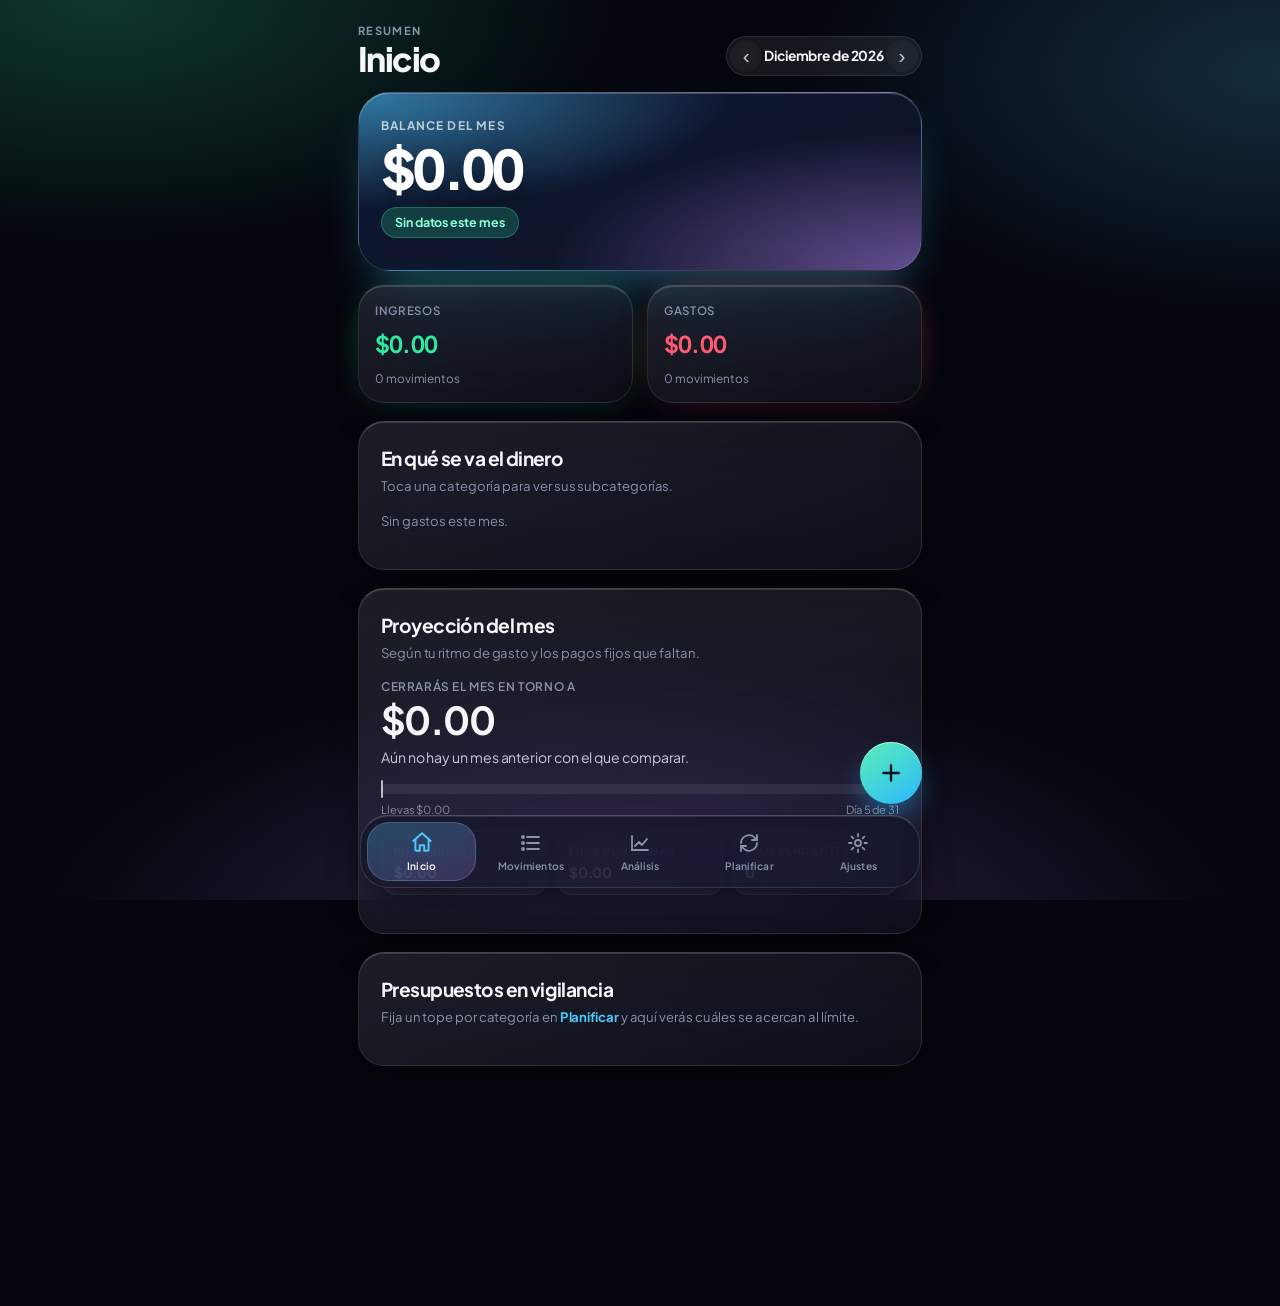
<file: web/index.html>
<!DOCTYPE html>
<html lang="es">
<head>
<meta charset="utf-8">
<meta name="viewport" content="width=device-width, initial-scale=1, viewport-fit=cover">
<meta name="theme-color" content="#05060d">
<title>Finanzas</title>

<link rel="preconnect" href="https://fonts.googleapis.com">
<link rel="preconnect" href="https://fonts.gstatic.com" crossorigin>
<link href="https://fonts.googleapis.com/css2?family=Plus+Jakarta+Sans:wght@400;500;600;700;800&family=DM+Mono:wght@400;500&display=swap" rel="stylesheet">

<link rel="manifest" href="manifest.json">
<link rel="apple-touch-icon" href="iconos/icono-192.png">
<meta name="apple-mobile-web-app-capable" content="yes">
<meta name="apple-mobile-web-app-status-bar-style" content="black-translucent">
<meta name="apple-mobile-web-app-title" content="Finanzas">

<link rel="stylesheet" href="css/estilos.css">
</head>
<body>

<!-- ================================================================
     Inicio
     ================================================================ -->
<main id="vista-inicio" class="vista">

  <header class="vista__cab">
    <div>
      <p class="vista__sup">Resumen</p>
      <h1 class="vista__titulo">Inicio</h1>
    </div>
    <div class="mes mes--pastilla">
        <button type="button" class="mes__flecha js-mes-ant" aria-label="Mes anterior">‹</button>
        <h2 class="mes__nombre" id="inicio-mes"></h2>
        <button type="button" class="mes__flecha js-mes-sig" aria-label="Mes siguiente">›</button>
      </div>
  </header>

  <section class="hero" aria-label="Balance del mes">
    <p class="hero__etiqueta">Balance del mes</p>
    <p class="hero__cifra" id="kpi-balance">—</p>
    <p class="hero__pie" id="kpi-balance-pie">—</p>
    <p class="hero__total" id="kpi-total" hidden></p>
    <div class="hero__spark" id="hero-spark"></div>
  </section>

  <div class="tarjetas tarjetas--dos">
    <div class="tarjeta tarjeta--ingreso">
      <p class="tarjeta__etiqueta">Ingresos</p>
      <p class="tarjeta__cifra" id="kpi-ingresos">—</p>
      <p class="tarjeta__pie" id="kpi-ingresos-n">—</p>
    </div>
    <div class="tarjeta tarjeta--gasto">
      <p class="tarjeta__etiqueta">Gastos</p>
      <p class="tarjeta__cifra" id="kpi-gastos">—</p>
      <p class="tarjeta__pie" id="kpi-gastos-n">—</p>
    </div>
  </div>

  <div id="avisos-inicio"></div>

  <section class="bloque">
    <h3 class="bloque__titulo">En qué se va el dinero</h3>
    <p class="bloque__nota">Toca una categoría para ver sus subcategorías.</p>
    <div id="por-categoria"></div>
  </section>

  <section class="bloque">
    <h3 class="bloque__titulo">Proyección del mes</h3>
    <p class="bloque__nota">Según tu ritmo de gasto y los pagos fijos que faltan.</p>
    <div id="proyeccion"></div>
  </section>

  <section class="bloque">
    <h3 class="bloque__titulo">Presupuestos en vigilancia</h3>
    <div id="pres-alertas"></div>
  </section>

</main>


<!-- ================================================================
     Movimientos
     ================================================================ -->
<main id="vista-movimientos" class="vista" hidden>

  <header class="vista__cab">
    <div>
      <p class="vista__sup">Registro</p>
      <h1 class="vista__titulo">Movimientos</h1>
    </div>
  </header>

  <div class="barra-filtros">
    <div class="fichas" id="filtro-anios" aria-label="Año"></div>
    <div class="fichas fichas--meses" id="filtro-meses" aria-label="Mes"></div>
    <nav class="filtros" aria-label="Filtrar por tipo">
      <button type="button" class="filtro filtro--activo" data-tipo="">Todo</button>
      <button type="button" class="filtro" data-tipo="gasto">Gastos</button>
      <button type="button" class="filtro" data-tipo="ingreso">Ingresos</button>
    </nav>
  </div>

  <section class="bloque" id="bloque-calendario">
    <button type="button" class="plegable" id="cal-toggle" aria-expanded="true">
      <span>
        <span class="bloque__titulo">Calendario de gastos</span>
        <span class="bloque__nota">Más intenso, más gastaste ese día. Toca uno para filtrar la lista.</span>
      </span>
      <span class="plegable__flecha" aria-hidden="true">⌃</span>
    </button>
    <div id="calendario"></div>
  </section>

  <div class="resumen-lista" id="resumen-lista"></div>
  <button type="button" class="ficha ficha--activa ficha--dia" id="filtro-dia" hidden></button>

  <section id="lista" class="lista" aria-live="polite"></section>

</main>


<!-- ================================================================
     Análisis
     ================================================================ -->
<main id="vista-analisis" class="vista" hidden>

  <header class="vista__cab">
    <div>
      <p class="vista__sup">Gráficas</p>
      <h1 class="vista__titulo">Análisis</h1>
    </div>
    <div class="mes mes--pastilla">
        <button type="button" class="mes__flecha js-mes-ant" aria-label="Mes anterior">‹</button>
        <h2 class="mes__nombre" id="analisis-mes"></h2>
        <button type="button" class="mes__flecha js-mes-sig" aria-label="Mes siguiente">›</button>
      </div>
  </header>

  <section class="bloque">
    <h3 class="bloque__titulo">Frente al mes anterior</h3>
    <p class="bloque__nota">Gasto por categoría, este mes contra el anterior.</p>
    <div id="comparativa"></div>
  </section>

  <section class="bloque">
    <h3 class="bloque__titulo">Tendencia de doce meses</h3>
    <p class="bloque__nota">Arrastra el dedo sobre la gráfica para leer cada mes.</p>
    <div id="evolucion"></div>
  </section>

  <section class="bloque">
    <h3 class="bloque__titulo">Comparación anual</h3>
    <p class="bloque__nota">Gasto total de cada año.</p>
    <div id="anual"></div>
  </section>

  <section class="bloque">
    <h3 class="bloque__titulo">Año contra año</h3>
    <p class="bloque__nota">Gasto mes a mes de cada año, y cuánto ahorraste.</p>
    <div id="anual-lineas"></div>
    <div id="anual-tabla" class="tabla-anios"></div>
  </section>

  <section class="bloque">
    <h3 class="bloque__titulo">Mayores gastos del mes</h3>
    <div id="top-gastos"></div>
  </section>

</main>


<!-- ================================================================
     Planificar: gastos fijos y presupuestos
     ================================================================ -->
<main id="vista-planificar" class="vista" hidden>

  <header class="vista__cab">
    <div>
      <p class="vista__sup">Organiza tu mes</p>
      <h1 class="vista__titulo">Planificar</h1>
    </div>
    <button type="button" class="mini mini--principal mini--grande" id="nuevo-fijo">+ Nuevo fijo</button>
    <button type="button" class="mini mini--principal mini--grande" id="nuevo-prestamo" hidden>+ Nuevo préstamo</button>
  </header>

  <nav class="segmentos" id="plan-segmentos" aria-label="Sección">
    <button type="button" class="segmento--activo" data-sub="fijos">Gastos fijos</button>
    <button type="button" data-sub="presupuestos">Presupuestos</button>
    <button type="button" data-sub="prestamos">Préstamos</button>
  </nav>

  <div id="plan-fijos">

    <div class="mes mes--pastilla mes--centrada">
      <button type="button" class="mes__flecha js-mes-ant" aria-label="Mes anterior">‹</button>
      <h2 class="mes__nombre" id="fijos-mes"></h2>
      <button type="button" class="mes__flecha js-mes-sig" aria-label="Mes siguiente">›</button>
    </div>

    <section class="bloque bloque--hero" id="fijos-resumen" hidden>
      <p class="proy__etiqueta">Fijos del mes</p>
      <p class="proy__cifra" id="fijos-total">—</p>
      <div class="proy__riel"><div class="proy__fill" id="fijos-progreso"></div></div>
      <p class="proy__pie" style="margin-bottom:0"><span id="fijos-detalle"></span></p>
    </section>

    <div id="fijos-lista"></div>

    <section class="bloque" id="fijos-sugeridos" hidden>
      <h3 class="bloque__titulo">Sugeridos de tu historial</h3>
      <p class="bloque__nota">Movimientos que se repiten cada mes. Añádelos como fijos o descártalos.</p>
      <div id="sugeridos-lista"></div>
    </section>

  </div>

  <div id="plan-presupuestos" hidden>

    <div class="mes mes--pastilla mes--centrada">
      <button type="button" class="mes__flecha js-mes-ant" aria-label="Mes anterior">‹</button>
      <h2 class="mes__nombre" id="pres-mes"></h2>
      <button type="button" class="mes__flecha js-mes-sig" aria-label="Mes siguiente">›</button>
    </div>

    <section class="bloque bloque--hero" id="pres-resumen" hidden>
      <p class="proy__etiqueta">Presupuesto del mes</p>
      <p class="proy__cifra" id="pres-total">—</p>
      <div class="proy__riel"><div class="proy__fill" id="pres-progreso"></div></div>
      <p class="proy__pie" style="margin-bottom:0"><span id="pres-detalle"></span></p>
    </section>

    <section class="bloque">
      <h3 class="bloque__titulo">Tope por categoría</h3>
      <p class="bloque__nota">Toca una categoría para fijar o cambiar su tope mensual.</p>
      <div id="pres-lista"></div>
    </section>

  </div>

  <div id="plan-prestamos" hidden>

    <section class="bloque bloque--hero" id="prest-resumen" hidden>
      <p class="proy__etiqueta">Te deben</p>
      <p class="proy__cifra" id="prest-total">—</p>
      <div class="proy__riel"><div class="proy__fill" id="prest-progreso"></div></div>
      <p class="proy__pie"><span id="prest-detalle"></span></p>
      <div class="datos datos--dos" style="margin-bottom:0">
        <div class="dato">
          <span class="dato__etiqueta">Balance total</span>
          <span class="dato__valor" id="prest-balance">—</span>
          <small class="dato__nota" id="prest-fuera"></small>
        </div>
        <div class="dato">
          <span class="dato__etiqueta">Devuelto este mes</span>
          <span class="dato__valor" id="prest-mes">—</span>
        </div>
      </div>
    </section>

    <div id="prest-lista"></div>

  </div>

</main>


<!-- ================================================================
     Ajustes
     ================================================================ -->
<main id="vista-ajustes" class="vista" hidden>

  <header class="vista__cab">
    <div>
      <p class="vista__sup">Configuración</p>
      <h1 class="vista__titulo">Ajustes</h1>
    </div>
  </header>

  <section class="bloque">

    <h3 class="bloque__titulo">Copia de seguridad</h3>

    <p class="bloque__nota" id="estado-copia">
      Tus datos están solo en este dispositivo.
    </p>

    <button type="button" id="exportar" class="boton boton--principal">
      Guardar copia en Drive
    </button>

    <p class="bloque__nota" style="margin:8px 0 12px">
      Se abre el menú de compartir: elige Drive y la carpeta
      RegistrosFinancieros.
    </p>

    <button type="button" id="elegir-archivo" class="boton boton--secundario boton--ancho">
      Importar copias o CSV
    </button>

    <p class="bloque__nota" style="margin:8px 0 0">
      Puedes elegir varios a la vez: el CSV del histórico y las copias
      de Drive. No se duplica nada.
    </p>

    <input type="file" id="archivo" multiple accept="application/json,.json,text/csv,.csv" hidden>

  </section>

  <section class="bloque">
    <h3 class="bloque__titulo">Categorías</h3>
    <p class="bloque__nota">Toca una para ver sus subcategorías. Con el lápiz las editas y con la papelera las eliminas.</p>
    <div id="lista-categorias"></div>
    <button type="button" id="nueva-categoria" class="boton boton--secundario boton--ancho" style="margin-top:12px">
      Añadir categoría
    </button>
  </section>

  <section class="bloque">
    <h3 class="bloque__titulo">Medios de pago</h3>
    <div id="lista-medios"></div>
    <button type="button" id="nuevo-medio" class="boton boton--secundario boton--ancho" style="margin-top:12px">
      Añadir medio de pago
    </button>
  </section>

  <section class="bloque">

    <h3 class="bloque__titulo">Unir subcategorías</h3>

    <p class="bloque__nota">
      Pasa todos los movimientos de una subcategoría a otra, por ejemplo
      para juntar dos «Supermercado» que están en categorías distintas.
    </p>

    <label class="campo">
      <span class="campo__etiqueta">Mover desde</span>
      <select id="mover-origen"></select>
    </label>

    <label class="campo">
      <span class="campo__etiqueta">Hacia</span>
      <select id="mover-destino"></select>
    </label>

    <button type="button" id="mover" class="boton boton--secundario boton--ancho">
      Mover movimientos
    </button>

  </section>

  <section class="bloque">
    <h3 class="bloque__titulo">Sobre la aplicación</h3>
    <p class="bloque__nota" id="sobre"></p>
    <p class="bloque__nota" id="version-app"></p>
    <button type="button" id="actualizar-app" class="boton boton--secundario boton--ancho" style="margin-top:8px">
      Actualizar la app
    </button>
  </section>

</main>


<!-- ================================================================
     Navegación
     ================================================================ -->
<button type="button" id="nuevo" class="fab" aria-label="Nuevo movimiento">
  <svg viewBox="0 0 24 24" width="26" height="26" fill="none"
       stroke="currentColor" stroke-width="2.2" stroke-linecap="round">
    <path d="M12 5v14M5 12h14"/>
  </svg>
</button>

<nav class="tabbar" aria-label="Secciones">
  <span class="tabbar__indicador" aria-hidden="true"></span>
    <button type="button" class="tabbar__tab" data-vista="inicio" aria-label="Inicio"><span class="tabbar__icono"><svg viewBox="0 0 24 24" fill="none" stroke="currentColor" stroke-width="1.8" stroke-linecap="round" stroke-linejoin="round"><path d="M4 11l8-7 8 7"/><path d="M6 10v9a1 1 0 0 0 1 1h3v-5h4v5h3a1 1 0 0 0 1-1v-9"/></svg></span><span class="tabbar__texto">Inicio</span></button>
    <button type="button" class="tabbar__tab" data-vista="movimientos" aria-label="Movimientos"><span class="tabbar__icono"><svg viewBox="0 0 24 24" fill="none" stroke="currentColor" stroke-width="1.8" stroke-linecap="round" stroke-linejoin="round"><path d="M8 6h12M8 12h12M8 18h12"/><circle cx="4" cy="6" r="1"/><circle cx="4" cy="12" r="1"/><circle cx="4" cy="18" r="1"/></svg></span><span class="tabbar__texto">Movimientos</span></button>
    <button type="button" class="tabbar__tab" data-vista="analisis" aria-label="Análisis"><span class="tabbar__icono"><svg viewBox="0 0 24 24" fill="none" stroke="currentColor" stroke-width="1.8" stroke-linecap="round" stroke-linejoin="round"><path d="M4 19V5"/><path d="M4 19h16"/><path d="M7 15l4-4 3 3 5-6"/></svg></span><span class="tabbar__texto">Análisis</span></button>
    <button type="button" class="tabbar__tab" data-vista="planificar" aria-label="Planificar"><span class="tabbar__icono"><svg viewBox="0 0 24 24" fill="none" stroke="currentColor" stroke-width="1.8" stroke-linecap="round" stroke-linejoin="round"><path d="M4 12a8 8 0 0 1 14-5l2 2"/><path d="M20 4v5h-5"/><path d="M20 12a8 8 0 0 1-14 5l-2-2"/><path d="M4 20v-5h5"/></svg></span><span class="tabbar__texto">Planificar</span></button>
    <button type="button" class="tabbar__tab" data-vista="ajustes" aria-label="Ajustes"><span class="tabbar__icono"><svg viewBox="0 0 24 24" fill="none" stroke="currentColor" stroke-width="1.8" stroke-linecap="round" stroke-linejoin="round"><circle cx="12" cy="12" r="3"/><path d="M12 3v2.5M12 18.5V21M3 12h2.5M18.5 12H21M5.6 5.6l1.8 1.8M16.6 16.6l1.8 1.8M18.4 5.6l-1.8 1.8M7.4 16.6l-1.8 1.8"/></svg></span><span class="tabbar__texto">Ajustes</span></button>
</nav>


<!-- ================================================================
     Formulario de movimiento (hoja inferior)
     ================================================================ -->
<div id="velo" class="velo" hidden></div>

<section id="hoja" class="hoja" hidden aria-modal="true" role="dialog">

  <form id="form-movimiento" class="hoja__form">

    <div class="hoja__asa" aria-hidden="true"></div>

    <div class="hoja__cabecera">
      <h3 id="hoja-titulo" class="hoja__titulo">Nuevo movimiento</h3>
      <button type="button" id="cerrar-hoja" class="hoja__cerrar"
              aria-label="Cerrar">×</button>
    </div>

    <div class="tipo" role="radiogroup" aria-label="Tipo de movimiento">
      <button type="button" class="tipo__opcion tipo__opcion--activa"
              data-tipo="gasto">Gasto</button>
      <button type="button" class="tipo__opcion" data-tipo="ingreso">Ingreso</button>
    </div>

    <label class="monto">
      <span class="monto__signo" data-moneda>€</span>
      <input type="text" id="monto" name="monto" inputmode="decimal"
             placeholder="0,00" required>
    </label>

    <label class="campo">
      <span class="campo__etiqueta">Concepto</span>
      <input type="text" id="descripcion" name="descripcion"
             maxlength="255" placeholder="Compra semanal">
    </label>

    <label class="campo">
      <span class="campo__etiqueta">Categoría</span>
      <select id="subcategoria" name="subcategoria_id" required></select>
    </label>

    <div class="fila">

      <label class="campo">
        <span class="campo__etiqueta">Fecha</span>
        <input type="date" id="fecha" name="fecha" required>
      </label>

      <label class="campo">
        <span class="campo__etiqueta">Pago</span>
        <select id="medio-pago" name="medio_pago_id"></select>
      </label>

    </div>

    <label class="campo">
      <span class="campo__etiqueta">Nota</span>
      <textarea id="comentario" name="comentario" rows="2"
                placeholder="Opcional"></textarea>
    </label>

    <p id="form-error" class="error" hidden></p>

    <div class="hoja__acciones">
      <button type="button" id="eliminar" class="boton boton--peligro" hidden>
        Eliminar
      </button>
      <button type="submit" class="boton boton--principal">Guardar</button>
    </div>

  </form>

</section>

<div id="aviso" class="aviso" hidden></div>


<!-- ================================================================
     Diálogos de la aplicación
     ================================================================ -->
<div id="velo-dialogo" class="velo velo--dialogo" hidden></div>

<section id="dialogo" class="hoja hoja--dialogo" hidden role="dialog" aria-modal="true" aria-labelledby="dialogo-titulo">
  <form id="dialogo-form" class="hoja__form" novalidate>
    <div class="hoja__asa" aria-hidden="true"></div>
    <div class="hoja__cabecera">
      <h3 id="dialogo-titulo" class="hoja__titulo"></h3>
      <button type="button" id="dialogo-cerrar" class="hoja__cerrar" aria-label="Cerrar">×</button>
    </div>
    <p id="dialogo-mensaje" class="bloque__nota" hidden></p>
    <div id="dialogo-campos"></div>
    <p id="dialogo-error" class="error" hidden></p>
    <div class="hoja__acciones" id="dialogo-acciones"></div>
  </form>
</section>

<div id="visor" class="visor" hidden role="dialog" aria-label="Comprobante">
  <button type="button" class="visor__cerrar" aria-label="Cerrar" onclick="IMAGEN.cerrarVisor()">×</button>
  <div class="visor__lista" id="visor-lista"></div>
</div>

<script src="js/config.js"></script>
<script src="js/imagen.js"></script>
<script src="js/datos.js"></script>
<script src="js/copia.js"></script>
<script src="js/importar_csv.js"></script>
<script src="js/inteligencia.js"></script>
<script src="js/resumen.js"></script>
<script src="js/nucleo.js"></script>
<script src="js/dialogos.js"></script>
<script src="js/hoja_mov.js"></script>
<script src="js/vista_inicio.js"></script>
<script src="js/vista_movimientos.js"></script>
<script src="js/vista_analisis.js"></script>
<script src="js/prestamos.js"></script>
<script src="js/vista_planificar.js"></script>
<script src="js/vista_ajustes.js"></script>
<script src="js/main.js"></script>

<script>
  if ("serviceWorker" in navigator) {

    // Cuando se publica una versión nueva, el service worker que la
    // trae toma el control y la página se recarga una sola vez. Sin
    // esto habría que abrir la aplicación dos veces para verla.
    let recargando = false;

    navigator.serviceWorker.addEventListener("controllerchange", () => {
      if (recargando) return;
      recargando = true;
      location.reload();
    });

    window.addEventListener("load", () => {
      navigator.serviceWorker.register("sw.js").then((registro) => {
        // Busca actualizaciones cada vez que se abre y al volver a ella.
        registro.update();
        document.addEventListener("visibilitychange", () => {
          if (!document.hidden) registro.update();
        });
      }).catch(() => {
        // Sin service worker la aplicación funciona igual; solo
        // deja de poder abrirse sin conexión.
      });
    });
  }
</script>
</body>
</html>
</file>
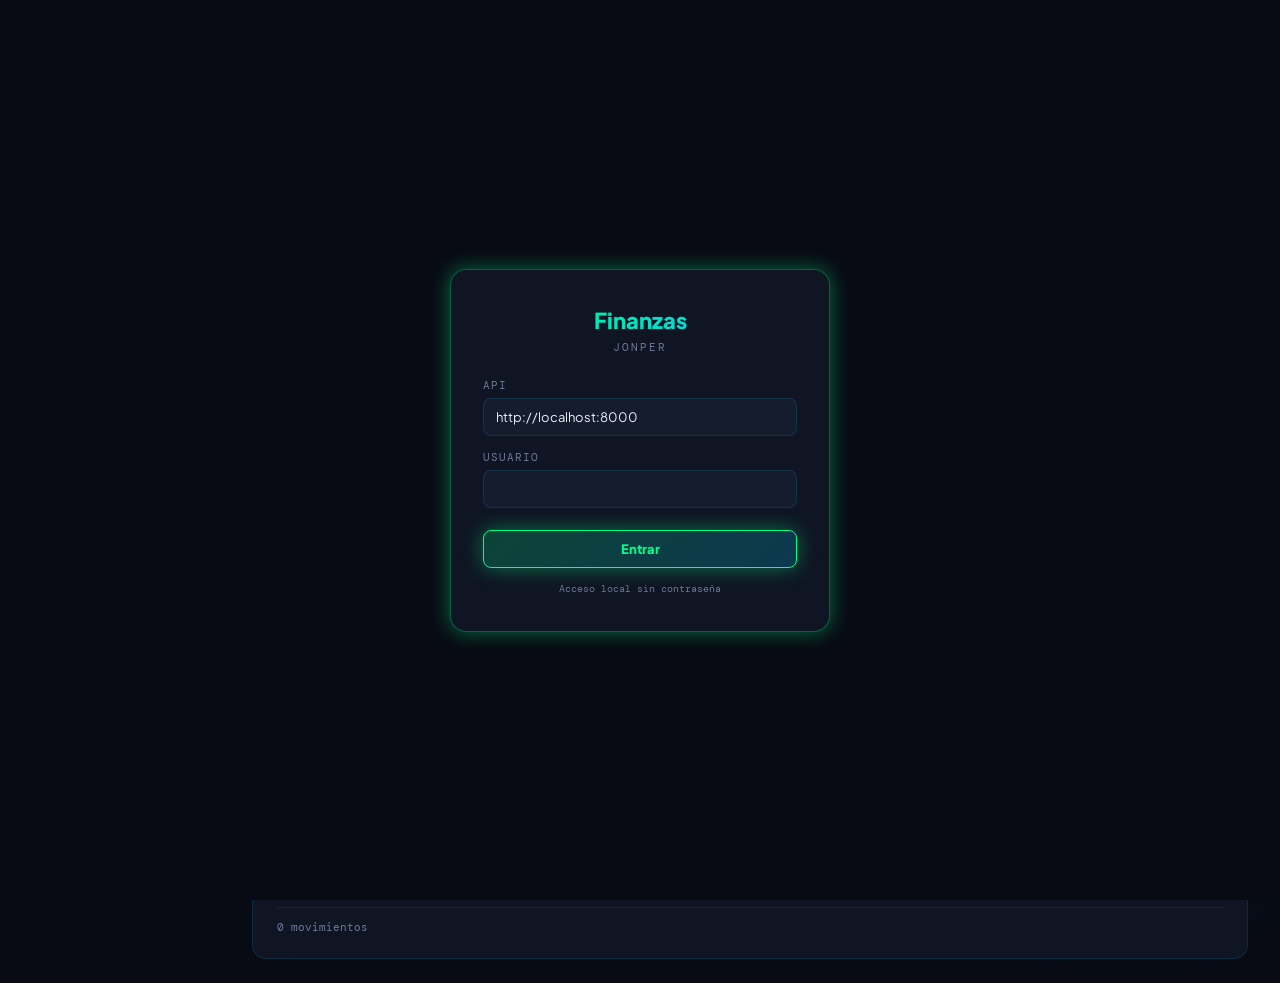
<file: web/finanzas-dashboard.html>
<!DOCTYPE html>
<html lang="es">
<head>
<meta charset="UTF-8">
<meta name="viewport" content="width=device-width, initial-scale=1.0">
<title>FinanzasPro</title>
<link href="https://fonts.googleapis.com/css2?family=Plus+Jakarta+Sans:wght@400;500;600;700;800&family=DM+Mono:wght@400;500&display=swap" rel="stylesheet">
<style>
:root{--bg:#080b14;--bg2:#0d1120;--card:#0f1523;--card2:#141c2e;--green:#00ff88;--blue:#00c8ff;--purple:#b060ff;--red:#ff4560;--yellow:#ffd700;--text:#e8edf5;--dim:#6b7a99;--border:rgba(0,200,255,0.12);--border-g:rgba(0,255,136,0.3);--glow-g:0 0 20px rgba(0,255,136,0.4);--glow-b:0 0 20px rgba(0,200,255,0.4);--glow-r:0 0 20px rgba(255,69,96,0.4);}
*{margin:0;padding:0;box-sizing:border-box;}
body{background:var(--bg);color:var(--text);font-family:'Plus Jakarta Sans',sans-serif;min-height:100vh;overflow-x:hidden;}
body::before{content:'';position:fixed;inset:0;background-image:linear-gradient(rgba(0,200,255,0.03) 1px,transparent 1px),linear-gradient(90deg,rgba(0,200,255,0.03) 1px,transparent 1px);background-size:40px 40px;pointer-events:none;z-index:0;}
.orb{position:fixed;border-radius:50%;pointer-events:none;z-index:0;}
.orb1{width:600px;height:600px;background:radial-gradient(circle,rgba(0,255,136,0.04),transparent 70%);top:-100px;left:-100px;}
.orb2{width:500px;height:500px;background:radial-gradient(circle,rgba(0,200,255,0.05),transparent 70%);bottom:-100px;right:-100px;}
.shell{position:relative;z-index:1;display:grid;grid-template-columns:220px 1fr;min-height:100vh;}
.sidebar{background:var(--card);border-right:1px solid var(--border);display:flex;flex-direction:column;padding:28px 0;position:sticky;top:0;height:100vh;}
.logo{padding:0 24px 24px;border-bottom:1px solid var(--border);}
.logo-text{font-size:18px;font-weight:800;background:linear-gradient(135deg,var(--green),var(--blue));-webkit-background-clip:text;-webkit-text-fill-color:transparent;}
.logo-sub{font-size:10px;font-family:'DM Mono',monospace;color:var(--dim);letter-spacing:2px;margin-top:2px;}
.nav{padding:16px 12px;flex:1;display:flex;flex-direction:column;gap:3px;}
.nav-label{font-size:9px;font-family:'DM Mono',monospace;color:var(--dim);letter-spacing:2px;text-transform:uppercase;padding:10px 12px 4px;}
.nav-item{display:flex;align-items:center;gap:10px;padding:10px 12px;border-radius:8px;cursor:pointer;color:var(--dim);font-size:13px;font-weight:600;transition:all 0.2s;border:1px solid transparent;}
.nav-item:hover{background:rgba(0,255,136,0.05);color:var(--text);}
.nav-item.active{background:rgba(0,255,136,0.08);color:var(--green);border-color:rgba(0,255,136,0.2);}
.sidebar-footer{padding:16px 24px;border-top:1px solid var(--border);}
.user-pill{display:flex;align-items:center;gap:10px;}
.avatar{width:34px;height:34px;border-radius:50%;background:linear-gradient(135deg,var(--green),var(--blue));display:flex;align-items:center;justify-content:center;font-size:13px;font-weight:800;color:#000;}
.user-name{font-size:13px;font-weight:700;}
.user-role{font-size:10px;color:var(--dim);font-family:'DM Mono',monospace;}
.logout-btn{margin-top:10px;width:100%;padding:8px;background:transparent;border:1px solid var(--border);border-radius:8px;color:var(--dim);font-size:11px;font-family:'DM Mono',monospace;cursor:pointer;transition:all 0.2s;}
.logout-btn:hover{color:var(--red);border-color:var(--red);}
.main{display:flex;flex-direction:column;min-height:100vh;}
.topbar{display:flex;align-items:center;justify-content:space-between;padding:18px 32px;border-bottom:1px solid var(--border);background:rgba(13,17,32,0.9);backdrop-filter:blur(10px);position:sticky;top:0;z-index:10;}
.topbar h1{font-size:20px;font-weight:800;letter-spacing:-0.5px;}
.topbar p{font-size:11px;color:var(--dim);font-family:'DM Mono',monospace;margin-top:2px;}
.topbar-right{display:flex;align-items:center;gap:12px;}
.period-selector{display:flex;background:var(--card2);border:1px solid var(--border);border-radius:8px;overflow:hidden;}
.period-btn{padding:7px 12px;font-size:11px;font-family:'DM Mono',monospace;cursor:pointer;border:none;background:transparent;color:var(--dim);transition:all 0.2s;font-weight:500;}
.period-btn.active{background:rgba(0,255,136,0.1);color:var(--green);}
.period-btn:hover:not(.active){color:var(--text);}
.btn-add{display:flex;align-items:center;gap:6px;padding:8px 16px;background:linear-gradient(135deg,rgba(0,255,136,0.15),rgba(0,200,255,0.15));border:1px solid var(--green);border-radius:8px;color:var(--green);font-size:12px;font-weight:700;cursor:pointer;font-family:'Plus Jakarta Sans',sans-serif;transition:all 0.2s;box-shadow:var(--glow-g);}
.btn-add:hover{background:rgba(0,255,136,0.25);}
.content{padding:24px 32px;flex:1;display:flex;flex-direction:column;gap:20px;}
.page-section{display:flex;flex-direction:column;gap:20px;}
.api-banner{background:linear-gradient(135deg,rgba(0,200,255,0.06),rgba(0,255,136,0.06));border:1px solid rgba(0,200,255,0.2);border-radius:12px;padding:14px 20px;display:flex;align-items:center;gap:14px;}
.api-banner-text{flex:1;}
.api-banner-text strong{font-size:13px;color:var(--blue);display:block;}
.api-banner-text span{font-size:11px;color:var(--dim);font-family:'DM Mono',monospace;}
.api-input-wrap{display:flex;gap:8px;flex:1;}
.api-input{flex:1;background:var(--card2);border:1px solid var(--border);border-radius:8px;padding:7px 12px;color:var(--text);font-size:12px;font-family:'DM Mono',monospace;outline:none;}
.api-input:focus{border-color:var(--blue);}
.btn-connect{padding:7px 16px;background:rgba(0,200,255,0.1);border:1px solid var(--blue);border-radius:8px;color:var(--blue);font-size:12px;font-weight:700;cursor:pointer;font-family:'Plus Jakarta Sans',sans-serif;}
.status-dot{display:inline-block;width:8px;height:8px;border-radius:50%;margin-right:6px;vertical-align:middle;}
.status-dot.ok{background:var(--green);box-shadow:0 0 8px var(--green);}
.status-dot.err{background:var(--red);}
.status-dot.wait{background:var(--yellow);}
.loading-bar{height:2px;background:linear-gradient(90deg,transparent,var(--green),transparent);animation:loadbar 1.5s infinite;border-radius:2px;display:none;}
.loading-bar.show{display:block;}
@keyframes loadbar{0%{transform:translateX(-100%);}100%{transform:translateX(400%);}}
.summary-grid{display:grid;grid-template-columns:repeat(4,1fr);gap:16px;}
.sum-card{background:var(--card);border:1px solid var(--border);border-radius:14px;padding:20px;position:relative;overflow:hidden;transition:transform 0.2s;animation:fadeInUp 0.4s ease both;}
.sum-card:hover{transform:translateY(-2px);}
.sum-card::before{content:'';position:absolute;top:0;left:0;right:0;height:2px;}
.sum-card.g::before{background:linear-gradient(90deg,var(--green),transparent);}
.sum-card.r::before{background:linear-gradient(90deg,var(--red),transparent);}
.sum-card.b::before{background:linear-gradient(90deg,var(--blue),transparent);}
.sum-card.p::before{background:linear-gradient(90deg,var(--purple),transparent);}
.sum-card:nth-child(1){animation-delay:0.05s;}
.sum-card:nth-child(2){animation-delay:0.1s;}
.sum-card:nth-child(3){animation-delay:0.15s;}
.sum-card:nth-child(4){animation-delay:0.2s;}
@keyframes fadeInUp{from{opacity:0;transform:translateY(14px);}to{opacity:1;transform:translateY(0);}}
.card-header{display:flex;justify-content:space-between;align-items:flex-start;margin-bottom:14px;}
.card-icon{width:36px;height:36px;border-radius:10px;display:flex;align-items:center;justify-content:center;font-size:18px;}
.card-icon.g{background:rgba(0,255,136,0.1);}
.card-icon.r{background:rgba(255,69,96,0.1);}
.card-icon.b{background:rgba(0,200,255,0.1);}
.card-icon.p{background:rgba(176,96,255,0.1);}
.card-badge{font-size:10px;font-family:'DM Mono',monospace;padding:3px 8px;border-radius:20px;font-weight:500;}
.card-badge.up{background:rgba(0,255,136,0.1);color:var(--green);}
.card-badge.dn{background:rgba(255,69,96,0.1);color:var(--red);}
.card-label{font-size:11px;color:var(--dim);font-family:'DM Mono',monospace;text-transform:uppercase;letter-spacing:1px;margin-bottom:6px;}
.card-value{font-size:26px;font-weight:800;letter-spacing:-1px;line-height:1;}
.card-value.g{color:var(--green);}
.card-value.r{color:var(--red);}
.card-value.b{color:var(--blue);}
.card-value.p{color:var(--purple);}
.card-sub{font-size:11px;color:var(--dim);margin-top:6px;}
.mid-grid{display:grid;grid-template-columns:1fr 380px;gap:16px;}
.chart-card,.donut-card,.table-card,.report-card,.config-card{background:var(--card);border:1px solid var(--border);border-radius:14px;padding:24px;}
.sec-title{font-size:14px;font-weight:700;margin-bottom:3px;}
.sec-sub{font-size:11px;color:var(--dim);font-family:'DM Mono',monospace;margin-bottom:18px;}
.bar-chart{display:flex;align-items:flex-end;gap:8px;height:160px;padding:0 4px;}
.bar-group{flex:1;display:flex;flex-direction:column;align-items:center;height:100%;justify-content:flex-end;gap:4px;position:relative;}
.bars{display:flex;gap:3px;align-items:flex-end;width:100%;justify-content:center;}
.bar{width:12px;border-radius:4px 4px 0 0;cursor:pointer;transition:filter 0.15s;}
.bar:hover{filter:brightness(1.4);}
.bar.inc{background:linear-gradient(to top,rgba(0,255,136,0.4),var(--green));}
.bar.exp{background:linear-gradient(to top,rgba(255,69,96,0.4),var(--red));}
.bar-label{font-size:9px;font-family:'DM Mono',monospace;color:var(--dim);}
.bar-tooltip{display:none;position:absolute;bottom:calc(100% + 8px);left:50%;transform:translateX(-50%);background:var(--card2);border:1px solid var(--border);border-radius:8px;padding:8px 12px;white-space:nowrap;z-index:20;pointer-events:none;box-shadow:0 4px 20px rgba(0,0,0,0.4);min-width:140px;}
.bar-tooltip::after{content:'';position:absolute;top:100%;left:50%;transform:translateX(-50%);border:5px solid transparent;border-top-color:var(--border);}
.bar-tooltip-mes{font-size:10px;font-family:'DM Mono',monospace;color:var(--dim);margin-bottom:6px;text-transform:uppercase;letter-spacing:1px;}
.bar-tooltip-row{display:flex;justify-content:space-between;gap:16px;font-size:12px;font-weight:600;margin-bottom:3px;}
.bar-tooltip-row:last-child{margin-bottom:0;}
.bar-group:hover .bar-tooltip{display:block;}
.legend{display:flex;gap:20px;margin-top:14px;}
.leg-item{display:flex;align-items:center;gap:6px;font-size:11px;color:var(--dim);font-family:'DM Mono',monospace;}
.leg-dot{width:8px;height:8px;border-radius:2px;}
.donut-wrap{display:flex;align-items:center;gap:20px;}
.donut-svg-wrap{position:relative;flex-shrink:0;}
.donut-center{position:absolute;inset:0;display:flex;flex-direction:column;align-items:center;justify-content:center;}
.donut-total{font-size:14px;font-weight:800;color:var(--blue);}
.donut-lbl{font-size:8px;color:var(--dim);font-family:'DM Mono',monospace;}
.cat-list{flex:1;display:flex;flex-direction:column;gap:8px;}
.cat-item{display:flex;align-items:center;gap:8px;}
.cat-dot{width:8px;height:8px;border-radius:50%;flex-shrink:0;}
.cat-name{font-size:11px;font-weight:600;flex:1;white-space:nowrap;overflow:hidden;text-overflow:ellipsis;}
.cat-pct{font-size:10px;font-family:'DM Mono',monospace;color:var(--dim);}
.cat-bar-bg{height:2px;background:rgba(255,255,255,0.05);border-radius:2px;margin-top:2px;}
.cat-bar-fill{height:2px;border-radius:2px;}
.table-header{display:flex;align-items:center;justify-content:space-between;margin-bottom:16px;}
.search-bar{display:flex;align-items:center;gap:8px;background:var(--card2);border:1px solid var(--border);border-radius:8px;padding:7px 12px;min-width:200px;}
.search-bar input{background:transparent;border:none;outline:none;color:var(--text);font-size:12px;font-family:'DM Mono',monospace;width:100%;}
.search-bar input::placeholder{color:var(--dim);}
table{width:100%;border-collapse:collapse;}
thead tr{border-bottom:1px solid var(--border);}
th{padding:10px 16px;font-size:9px;font-family:'DM Mono',monospace;color:var(--dim);text-transform:uppercase;letter-spacing:1.5px;text-align:left;font-weight:500;}
td{padding:12px 16px;font-size:13px;border-bottom:1px solid rgba(255,255,255,0.03);vertical-align:middle;}
tbody tr{transition:background 0.15s;cursor:pointer;}
tbody tr:hover{background:rgba(0,200,255,0.04);}
tbody tr:last-child td{border-bottom:none;}
.tx-icon{width:34px;height:34px;border-radius:10px;display:flex;align-items:center;justify-content:center;font-size:15px;flex-shrink:0;}
.tx-info{display:flex;align-items:center;gap:10px;}
.tx-desc{font-weight:700;font-size:13px;}
.tx-cat{font-size:10px;color:var(--dim);font-family:'DM Mono',monospace;margin-top:2px;}
.tx-date{font-size:11px;font-family:'DM Mono',monospace;color:var(--dim);}
.badge-medio{font-size:10px;font-family:'DM Mono',monospace;padding:3px 9px;border-radius:20px;background:rgba(176,96,255,0.1);color:var(--purple);white-space:nowrap;}
.tx-amount{font-family:'DM Mono',monospace;font-weight:700;font-size:14px;text-align:right;}
.tx-amount.pos{color:var(--green);}
.tx-amount.neg{color:var(--red);}
.table-footer{display:flex;align-items:center;justify-content:space-between;padding-top:12px;font-size:11px;color:var(--dim);font-family:'DM Mono',monospace;border-top:1px solid var(--border);margin-top:4px;}
.pagination{display:flex;gap:4px;}
.page-btn{width:28px;height:28px;border-radius:6px;border:1px solid var(--border);background:transparent;color:var(--dim);font-size:11px;font-family:'DM Mono',monospace;cursor:pointer;display:flex;align-items:center;justify-content:center;transition:all 0.15s;}
.page-btn.active{background:rgba(0,255,136,0.1);border-color:var(--green);color:var(--green);}
.page-btn:hover:not(.active){background:rgba(255,255,255,0.05);color:var(--text);}
.report-grid{display:grid;grid-template-columns:repeat(4,1fr);gap:16px;}
.rpt-card{background:var(--card);border:1px solid var(--border);border-radius:14px;padding:20px;position:relative;overflow:hidden;}
.rpt-card::before{content:'';position:absolute;top:0;left:0;right:0;height:2px;}
.rpt-card.g::before{background:linear-gradient(90deg,var(--green),transparent);}
.rpt-card.r::before{background:linear-gradient(90deg,var(--red),transparent);}
.rpt-card.b::before{background:linear-gradient(90deg,var(--blue),transparent);}
.rpt-card.p::before{background:linear-gradient(90deg,var(--purple),transparent);}
.rpt-label{font-size:10px;color:var(--dim);font-family:'DM Mono',monospace;text-transform:uppercase;letter-spacing:1px;margin-bottom:8px;}
.rpt-val{font-size:22px;font-weight:800;letter-spacing:-0.5px;}
.rpt-val.g{color:var(--green);}
.rpt-val.r{color:var(--red);}
.rpt-val.b{color:var(--blue);}
.rpt-val.p{color:var(--purple);}
.rpt-sub{font-size:11px;color:var(--dim);margin-top:4px;}
.cat-row{margin-bottom:14px;}
.cat-row-header{display:flex;justify-content:space-between;margin-bottom:5px;}
.cat-row-name{font-size:13px;font-weight:600;}
.cat-row-val{font-size:12px;font-family:'DM Mono',monospace;}
.cat-row-bg{height:6px;background:rgba(255,255,255,0.05);border-radius:3px;}
.cat-row-fill{height:6px;border-radius:3px;transition:width 0.5s ease;}
.info-box{padding:14px;background:rgba(0,200,255,0.05);border:1px solid var(--border);border-radius:10px;margin-top:12px;}
.info-box-title{font-size:12px;color:var(--blue);font-weight:700;margin-bottom:6px;}
.info-box-body{font-size:11px;font-family:'DM Mono',monospace;color:var(--dim);line-height:1.8;}
.modal-overlay{position:fixed;inset:0;background:rgba(0,0,0,0.7);backdrop-filter:blur(6px);z-index:100;display:none;align-items:center;justify-content:center;}
.modal-overlay.open{display:flex;}
.modal{background:var(--card);border:1px solid var(--border-g);border-radius:16px;padding:28px;width:460px;box-shadow:var(--glow-g);animation:fadeUp 0.25s ease;}
@keyframes fadeUp{from{opacity:0;transform:translateY(16px);}to{opacity:1;transform:translateY(0);}}
.modal-title{font-size:18px;font-weight:800;margin-bottom:4px;background:linear-gradient(135deg,var(--green),var(--blue));-webkit-background-clip:text;-webkit-text-fill-color:transparent;}
.modal-sub{font-size:11px;color:var(--dim);font-family:'DM Mono',monospace;margin-bottom:20px;}
.form-group{margin-bottom:14px;}
.form-label{font-size:11px;font-family:'DM Mono',monospace;color:var(--dim);text-transform:uppercase;letter-spacing:1px;display:block;margin-bottom:6px;}
.form-control{width:100%;background:var(--card2);border:1px solid var(--border);border-radius:8px;padding:10px 12px;color:var(--text);font-size:13px;font-family:'Plus Jakarta Sans',sans-serif;outline:none;transition:border-color 0.2s;}
.form-control:focus{border-color:var(--green);}
.form-row{display:grid;grid-template-columns:1fr 1fr;gap:12px;}
.modal-actions{display:flex;gap:10px;margin-top:20px;}
.btn-cancel{flex:1;padding:10px;background:transparent;border:1px solid var(--border);border-radius:8px;color:var(--dim);font-size:13px;font-weight:700;cursor:pointer;font-family:'Plus Jakarta Sans',sans-serif;transition:all 0.2s;}
.btn-cancel:hover{border-color:var(--dim);color:var(--text);}
.btn-save{flex:2;padding:10px;background:linear-gradient(135deg,rgba(0,255,136,0.2),rgba(0,200,255,0.2));border:1px solid var(--green);border-radius:8px;color:var(--green);font-size:13px;font-weight:800;cursor:pointer;font-family:'Plus Jakarta Sans',sans-serif;box-shadow:var(--glow-g);}
.btn-save:hover{background:rgba(0,255,136,0.3);}
::-webkit-scrollbar{width:6px;height:6px;}
::-webkit-scrollbar-track{background:var(--bg2);}
::-webkit-scrollbar-thumb{background:rgba(0,200,255,0.3);border-radius:3px;}

/* LOGIN */
.login-screen{position:fixed;inset:0;background:var(--bg);display:none;align-items:center;justify-content:center;z-index:200;}
.login-screen.open{display:flex;}
.login-box{background:var(--card);border:1px solid var(--border-g);border-radius:16px;padding:36px 32px;width:380px;box-shadow:var(--glow-g);}
.login-logo{font-size:22px;font-weight:800;background:linear-gradient(135deg,var(--green),var(--blue));-webkit-background-clip:text;-webkit-text-fill-color:transparent;text-align:center;margin-bottom:6px;}
.login-sub{font-size:11px;color:var(--dim);font-family:'DM Mono',monospace;text-align:center;letter-spacing:2px;margin-bottom:24px;}
.login-err{background:rgba(255,69,96,0.1);border:1px solid var(--red);color:var(--red);border-radius:8px;padding:10px 12px;font-size:12px;margin-bottom:14px;display:none;}
.login-err.show{display:block;}
</style>
</head>
<body>
<div class="orb orb1"></div><div class="orb orb2"></div>

<!-- LOGIN -->
<div class="login-screen" id="loginScreen">
  <div class="login-box">
    <div class="login-logo">Finanzas</div>
    <div class="login-sub">JONPER</div>
    <div class="login-err" id="loginErr"></div>
    <div class="form-group">
      <label class="form-label">API</label>
      <input class="form-control" id="l-api" type="text" placeholder="http://localhost:8000" value="http://localhost:8000">
    </div>
    <div class="form-group">
      <label class="form-label">Usuario</label>
      <input class="form-control" id="l-user" type="text" >
    </div>
    <button class="btn-save" style="width:100%;margin-top:8px" onclick="doLogin()">Entrar</button>
    <p style="font-size:10px;color:var(--dim);font-family:'DM Mono',monospace;text-align:center;margin-top:14px;">Acceso local sin contraseña</p>
  </div>
</div>

<!-- MODAL Nuevo Movimiento -->
<div class="modal-overlay" id="modalOverlay">
  <div class="modal">
    <div class="modal-title">Nuevo Movimiento</div>
    <div class="modal-sub">Registra un ingreso o gasto</div>
    <div class="form-row">
      <div class="form-group"><label class="form-label">Fecha</label><input class="form-control" type="date" id="f-fecha"></div>
      <div class="form-group"><label class="form-label">Monto</label><input class="form-control" type="number" placeholder="0.00" step="0.01" id="f-monto"></div>
    </div>
    <div class="form-group"><label class="form-label">Descripción</label><input class="form-control" type="text" placeholder="Ej: Compra supermercado" id="f-desc"></div>
    <div class="form-row">
      <div class="form-group"><label class="form-label">Tipo</label><select class="form-control" id="f-tipo" onchange="filtrarCategoriasPorTipo()"><option value="gasto">Gasto</option><option value="ingreso">Ingreso</option></select></div>
      <div class="form-group"><label class="form-label">Categoría</label><select class="form-control" id="f-cat" onchange="filtrarSubcategorias()"><option value="">Seleccionar...</option></select></div>
    </div>
    <div class="form-group"><label class="form-label">Subcategoría</label><select class="form-control" id="f-sub"><option value="">Selecciona categoría primero</option></select></div>
    <div class="form-group"><label class="form-label">Medio de Pago</label><select class="form-control" id="f-medio"><option value="">Seleccionar...</option></select></div>
    <div class="form-group"><label class="form-label">Comentario <span style="color:var(--dim);font-weight:400">(opcional)</span></label><input class="form-control" type="text" placeholder="Ej: pago mensual..." id="f-comment"></div>
    <div class="modal-actions">
      <button class="btn-cancel" onclick="closeModal()">Cancelar</button>
      <button class="btn-save" onclick="saveMovimiento()">💾 Guardar</button>
    </div>
  </div>
</div>

<div class="shell">
  <aside class="sidebar">
    <div class="logo"><div class="logo-text">Finanzas</div><div class="logo-sub">JONPER</div></div>
    <nav class="nav">
      <div class="nav-label">Principal</div>
      <div class="nav-item active" onclick="navTo('dashboard')">📊 Dashboard</div>
      <div class="nav-item" onclick="navTo('categorias')">🗂️ Categorías</div>
      <div class="nav-label">Análisis</div>
      <div class="nav-item" onclick="navTo('reportes')">📈 Reportes</div>
      <div class="nav-label">Config</div>
      <div class="nav-item" onclick="navTo('config')">⚙️ Configuración</div>
    </nav>
    <div class="sidebar-footer">
      <div class="user-pill"><div class="avatar" id="userInitials">JP</div><div><div class="user-name" id="userName">Usuario</div><div class="user-role" id="userRole">Conectado</div></div></div>
      <button class="logout-btn" onclick="doLogout()">Cerrar sesión</button>
    </div>
  </aside>

  <main class="main">
    <div class="topbar">
      <div><h1 id="pageTitle">Resumen Financiero</h1><p id="fechaActual">—</p></div>
      <div class="topbar-right">
        <div class="period-selector">
          <button class="period-btn active" id="btn-MES" onclick="setPeriod('MES')">Mes actual</button>
          <button class="period-btn" id="btn-1M" onclick="setPeriod('1M')">1M</button>
          <button class="period-btn" id="btn-3M" onclick="setPeriod('3M')">3M</button>
          <button class="period-btn" id="btn-6M" onclick="setPeriod('6M')">6M</button>
          <button class="period-btn" id="btn-ANO" onclick="setPeriod('ANO')">
            <select id="yearSelect" onclick="event.stopPropagation()" onchange="setPeriod('ANO')" style="background:transparent;border:none;color:inherit;font-family:'DM Mono',monospace;font-size:11px;cursor:pointer;outline:none;"></select>
          </button>
        </div>
        <button class="btn-add" onclick="openModal()">＋ Nuevo</button>
        <button class="period-btn" onclick="reloadAll()" title="Recargar datos" style="border:1px solid var(--border);border-radius:8px;background:var(--card2);">↻</button>
      </div>
    </div>

    <div class="content">
      <div class="api-banner" id="apiBanner">
        <div style="font-size:20px">🔌</div>
        <div class="api-banner-text"><strong id="apiStatus"><span class="status-dot wait"></span>Conectando…</strong><span id="apiStatusSub">—</span></div>
      </div>
      <div class="loading-bar" id="loadingBar"></div>

      <!-- DASHBOARD -->
      <div id="page-dashboard" class="page-section">
        <div class="summary-grid">
          <div class="sum-card g"><div class="card-header"><div class="card-icon g">💰</div><span class="card-badge up" id="badge-ing">0 ing.</span></div><div class="card-label">Ingresos</div><div class="card-value g" id="val-ing">$0.00</div><div class="card-sub">período seleccionado</div></div>
          <div class="sum-card r"><div class="card-header"><div class="card-icon r">📤</div><span class="card-badge dn" id="badge-gasto">0 gas.</span></div><div class="card-label">Gastos</div><div class="card-value r" id="val-gasto">$0.00</div><div class="card-sub">período seleccionado</div></div>
          <div class="sum-card b"><div class="card-header"><div class="card-icon b">📊</div><span class="card-badge up" id="badge-balance">—</span></div><div class="card-label">Balance Neto</div><div class="card-value b" id="val-balance">$0.00</div><div class="card-sub">ingresos − gastos</div></div>
          <div class="sum-card p"><div class="card-header"><div class="card-icon p">🔢</div><span class="card-badge up" id="badge-tx">0 mov.</span></div><div class="card-label">Movimientos</div><div class="card-value p" id="val-tx">0</div><div class="card-sub">registros totales</div></div>
        </div>
        <div class="mid-grid">
          <div class="chart-card">
            <div style="display:flex;align-items:flex-start;justify-content:space-between;margin-bottom:3px;">
              <div class="sec-title">Evolución Mensual</div>
              <div id="chartYearBtns" style="display:flex;gap:4px;flex-wrap:wrap;justify-content:flex-end;"></div>
            </div>
            <div class="sec-sub">ingresos vs gastos — 12 meses del año seleccionado</div>
            <div class="bar-chart" id="barChart"></div>
            <div class="legend"><div class="leg-item"><div class="leg-dot" style="background:var(--green)"></div>Ingresos</div><div class="leg-item"><div class="leg-dot" style="background:var(--red)"></div>Gastos</div></div>
          </div>
          <div class="donut-card">
            <div class="sec-title">Por Categoría</div><div class="sec-sub">distribución del gasto</div>
            <div class="donut-wrap">
              <div class="donut-svg-wrap">
                <svg id="donutSvg" width="130" height="130" viewBox="0 0 130 130"><circle cx="65" cy="65" r="50" fill="none" stroke="rgba(255,255,255,0.04)" stroke-width="20"/></svg>
                <div class="donut-center"><div class="donut-total" id="donutTotal">$0</div><div class="donut-lbl">TOTAL</div></div>
              </div>
              <div class="cat-list" id="catList"><div style="color:var(--dim);font-size:11px">Sin datos</div></div>
            </div>
          </div>
        </div>
        <div class="table-card">
          <div class="table-header">
            <div><div class="sec-title">Historial de Movimientos</div><div class="sec-sub">últimas transacciones del período</div></div>
            <div class="search-bar"><span>🔍</span><input type="text" placeholder="Buscar..." id="searchInput" oninput="filterTable()"></div>
          </div>
          <table>
            <thead><tr><th>Descripción</th><th>Fecha</th><th>Medio Pago</th><th style="text-align:right">Monto</th></tr></thead>
            <tbody id="txBody"><tr><td colspan="4" style="text-align:center;color:var(--dim);padding:40px;font-family:'DM Mono',monospace;font-size:12px;">Cargando movimientos…</td></tr></tbody>
          </table>
          <div class="table-footer"><span id="txCount">0 movimientos</span><div class="pagination" id="pagination"></div></div>
        </div>
      </div>

      <!-- CATEGORÍAS -->
      <div id="page-categorias" class="page-section" style="display:none">
        <div class="chart-card"><div class="sec-title">Gastos por Categoría</div><div class="sec-sub">período seleccionado</div><div id="catTableWrap" style="margin-top:8px"></div></div>
      </div>

      <!-- REPORTES -->
      <div id="page-reportes" class="page-section" style="display:none">
        <div class="report-grid">
          <div class="rpt-card g"><div class="rpt-label">Mes con más ingresos</div><div class="rpt-val g" id="rpt-ing-val">$0.00</div><div class="rpt-sub" id="rpt-ing-mes">—</div></div>
          <div class="rpt-card r"><div class="rpt-label">Mes con más gastos</div><div class="rpt-val r" id="rpt-gas-val">$0.00</div><div class="rpt-sub" id="rpt-gas-mes">—</div></div>
          <div class="rpt-card b"><div class="rpt-label">Promedio mensual gasto</div><div class="rpt-val b" id="rpt-avg">$0.00</div><div class="rpt-sub">por mes</div></div>
          <div class="rpt-card p"><div class="rpt-label">Mayor gasto único</div><div class="rpt-val p" id="rpt-max-val">$0.00</div><div class="rpt-sub" id="rpt-max-desc">—</div></div>
        </div>
        <div class="report-card"><div class="sec-title">Top 10 Gastos</div><div class="sec-sub">los movimientos individuales más altos del período</div><div id="top10wrap" style="margin-top:12px"></div></div>
      </div>

      <!-- CONFIG -->
      <div id="page-config" class="page-section" style="display:none">
        <div class="config-card">
          <div class="sec-title">⚙️ Configuración</div><div class="sec-sub">ajustes de conexión</div>
          <div class="form-group" style="margin-top:16px">
            <label class="form-label">URL de la API</label>
            <div style="display:flex;gap:8px">
              <input class="form-control" id="cfg-api" type="text" placeholder="http://localhost:8000">
              <button class="btn-save" style="flex:0;padding:10px 20px;white-space:nowrap" onclick="saveConfig()">Guardar</button>
            </div>
          </div>
          <div class="info-box">
            <div class="info-box-title">ℹ️ Backend requerido</div>
            <div class="info-box-body">
              Arranca tu API con:<br>
              &nbsp;&nbsp;<span style="color:var(--green)">python run.py</span> &nbsp;(dentro de <span style="color:var(--blue)">backend/</span>)<br>
              Endpoints usados: /auth/login, /movimientos, /categorias, /subcategorias, /medios-pago
            </div>
          </div>
        </div>
      </div>
    </div>
  </main>
</div>

<script>
// ============================================================
//  ESTADO GLOBAL
// ============================================================
var TOKEN_KEY = 'finanzas_token';
var API_KEY   = 'finanzas_api_base';

var apiBase = localStorage.getItem(API_KEY) || 'http://localhost:8000';
var token   = localStorage.getItem(TOKEN_KEY) || '';

var allMovimientos=[], filteredMovimientos=[];
var currentPage=1, currentPeriod='MES';
var catalogoCats=[], catalogoSubs=[], catalogoMedios=[];
var catsPorId={}, subsPorId={}, mediosPorId={};
var chartYear = null;
var PAGE_SIZE=8;
var CAT_COLORS=['#00ff88','#00c8ff','#b060ff','#ffd700','#ff4560','#ff9f40','#4bc0c0','#9966ff'];

// ============================================================
//  ARRANQUE
// ============================================================
document.addEventListener('DOMContentLoaded', function() {
  var now = new Date();
  document.getElementById('fechaActual').textContent = now.toLocaleDateString('es-ES',{weekday:'long',year:'numeric',month:'long',day:'numeric'});
  document.getElementById('f-fecha').value = now.toISOString().split('T')[0];
  document.getElementById('cfg-api').value = apiBase;
  document.getElementById('l-api').value = apiBase;
  var lastUser = localStorage.getItem('finanzas_usuario');
  if (lastUser) document.getElementById('l-user').value = lastUser;

  // Enter en login
  ['l-user','l-api'].forEach(function(id){
    document.getElementById(id).addEventListener('keydown', function(e){
      if (e.key==='Enter') doLogin();
    });
  });

  if (token) {
    hideLogin();
    reloadAll();
  } else {
    showLogin();
  }
});

// ============================================================
//  AUTENTICACIÓN
// ============================================================
function showLogin(){ document.getElementById('loginScreen').classList.add('open'); }
function hideLogin(){ document.getElementById('loginScreen').classList.remove('open'); }

async function doLogin(){
  var usuario = document.getElementById('l-user').value.trim();
  var url     = document.getElementById('l-api').value.trim().replace(/\/$/,'');
  var errEl   = document.getElementById('loginErr');
  errEl.classList.remove('show');

  if (!usuario) { errEl.textContent='Ingresa tu usuario'; errEl.classList.add('show'); return; }
  if (!url) { errEl.textContent='Ingresa la URL de la API'; errEl.classList.add('show'); return; }

  apiBase = url;
  localStorage.setItem(API_KEY, apiBase);
  localStorage.setItem('finanzas_usuario', usuario);

  try {
    showLoading(true);
    var res = await fetch(apiBase+'/auth/login-local', {
      method:'POST',
      headers:{'Content-Type':'application/json'},
      body: JSON.stringify({usuario:usuario})
    });
    if (!res.ok) {
      var body = await res.json().catch(function(){return null;});
      throw new Error((body && body.detail) || ('HTTP '+res.status));
    }
    var data = await res.json();
    token = data.access_token;
    localStorage.setItem(TOKEN_KEY, token);
    hideLogin();
    await reloadAll();
  } catch(e) {
    errEl.textContent = 'Error al iniciar sesión: '+e.message;
    errEl.classList.add('show');
  } finally {
    showLoading(false);
  }
}

function doLogout(){
  token='';
  localStorage.removeItem(TOKEN_KEY);
  allMovimientos=[]; filteredMovimientos=[];
  showLogin();
}

// ============================================================
//  CLIENTE HTTP CON TOKEN
// ============================================================
async function api(path, opts){
  opts = opts || {};
  var headers = Object.assign({}, opts.headers||{});
  if (opts.body !== undefined) headers['Content-Type']='application/json';
  if (token) headers['Authorization']='Bearer '+token;

  var res;
  try {
    res = await fetch(apiBase+path, {
      method: opts.method || 'GET',
      headers: headers,
      body: opts.body !== undefined ? JSON.stringify(opts.body) : undefined
    });
  } catch(e) {
    throw new Error('Sin conexión con '+apiBase);
  }

  if (res.status === 401) {
    doLogout();
    throw new Error('Sesión caducada, vuelve a iniciar sesión');
  }
  if (res.status === 204) return null;

  var body = await res.json().catch(function(){return null;});
  if (!res.ok) {
    var msg = body && body.detail;
    if (Array.isArray(msg)) msg = msg[0].msg;
    throw new Error(msg || ('HTTP '+res.status));
  }
  return body;
}

function setApiStatus(kind, text, sub){
  var dot = '<span class="status-dot '+kind+'"></span>';
  document.getElementById('apiStatus').innerHTML = dot+text;
  document.getElementById('apiStatusSub').textContent = sub || apiBase;
}

// ============================================================
//  CARGA DE DATOS
// ============================================================
async function reloadAll(){
  setApiStatus('wait','Conectando…', apiBase);
  showLoading(true);
  try {
    await loadCatalogos();
    await loadMovimientos();
    setApiStatus('ok','Conectado', apiBase+' — '+allMovimientos.length+' movimientos');
    initYearSelector();
    initChartYears();
    applyPeriodFilter();
  } catch(e) {
    setApiStatus('err','Error: '+e.message, apiBase);
  } finally {
    showLoading(false);
  }
}

async function loadCatalogos(){
  // Todas las listas del backend vienen paginadas: {total, skip, limit, items}
  var cats  = await fetchAll('/categorias');
  var subs  = await fetchAll('/subcategorias');
  var medios= await fetchAll('/medios-pago');
  catalogoCats = cats; catalogoSubs = subs; catalogoMedios = medios;
  catsPorId={}; subsPorId={}; mediosPorId={};
  cats.forEach(function(c){ catsPorId[c.id]=c; });
  subs.forEach(function(s){ subsPorId[s.id]=s; });
  medios.forEach(function(m){ mediosPorId[m.id]=m; });
}

async function loadMovimientos(){
  var movs = await fetchAll('/movimientos');
  // Enriquecer con nombres desde catálogos
  movs.forEach(function(m){
    var sub = subsPorId[m.subcategoria_id];
    var cat = sub ? catsPorId[sub.categoria_id] : null;
    var med = mediosPorId[m.medio_pago_id];
    m.subcategoria = sub ? sub.nombre : (m.subcategoria || 'Otros');
    m.categoria    = cat ? cat.nombre : (m.categoria || 'Sin categoría');
    m.medio_pago   = med ? med.nombre : (m.medio_pago || '—');
    // Aseguramos descripción no vacía
    if (!m.descripcion) m.descripcion = m.subcategoria;
  });
  allMovimientos = movs;
}

// Paginación: pide páginas de 500 hasta agotar el total
async function fetchAll(path){
  var out = [];
  var skip = 0, limit = 500;
  while (true) {
    var sep = path.indexOf('?')>=0 ? '&' : '?';
    var page = await api(path+sep+'skip='+skip+'&limit='+limit);
    var items = Array.isArray(page) ? page : (page.items || []);
    out = out.concat(items);
    if (!page || items.length < limit) break;
    skip += limit;
    if (skip > 20000) break; // freno de emergencia
  }
  return out;
}

// ============================================================
//  UTILIDADES
// ============================================================
function esIngreso(m) {
  if (m.tipo) return String(m.tipo).toLowerCase() === 'ingreso';
  return Number(m.monto) > 0;
}
function fmt(n) { return '$' + Number(n).toLocaleString('es-EC',{minimumFractionDigits:2,maximumFractionDigits:2}); }
function showLoading(v) { document.getElementById('loadingBar').classList[v?'add':'remove']('show'); }

function setPeriod(p) {
  currentPeriod = p;
  document.querySelectorAll('.period-btn').forEach(function(b){b.classList.remove('active');});
  var btn = document.getElementById('btn-'+p);
  if (btn) btn.classList.add('active');
  applyPeriodFilter();
}

function getFilteredByPeriod() {
  var now = new Date();
  if (currentPeriod==='MES') {
    var d = new Date(now.getFullYear(),now.getMonth(),1);
    return allMovimientos.filter(function(m){return new Date(m.fecha)>=d;});
  }
  if (currentPeriod==='1M') {
    var d = new Date(now); d.setMonth(d.getMonth()-1);
    return allMovimientos.filter(function(m){return new Date(m.fecha)>=d;});
  }
  if (currentPeriod==='3M') {
    var d = new Date(now); d.setMonth(d.getMonth()-3);
    return allMovimientos.filter(function(m){return new Date(m.fecha)>=d;});
  }
  if (currentPeriod==='6M') {
    var d = new Date(now); d.setMonth(d.getMonth()-6);
    return allMovimientos.filter(function(m){return new Date(m.fecha)>=d;});
  }
  if (currentPeriod==='ANO') {
    var sel = document.getElementById('yearSelect');
    var year = parseInt(sel && sel.value ? sel.value : now.getFullYear());
    var desde = new Date(year,0,1), hasta = new Date(year,11,31,23,59,59);
    return allMovimientos.filter(function(m){var d=new Date(m.fecha);return d>=desde&&d<=hasta;});
  }
  return allMovimientos;
}

function applyPeriodFilter() {
  var filtered = getFilteredByPeriod();
  filteredMovimientos = filtered.slice();
  currentPage = 1;
  renderSummary(filtered);
  renderBarChart(filtered);
  renderDonut(filtered);
  renderTable();
  var pages = document.querySelectorAll('.page-section');
  pages.forEach(function(pg){
    if (pg.style.display !== 'none') {
      if (pg.id==='page-categorias') renderCatTable(filtered);
      if (pg.id==='page-reportes')   renderReportes(filtered);
    }
  });
}

function initYearSelector() {
  var years = [];
  allMovimientos.forEach(function(m){
    var y = m.fecha && String(m.fecha).substring(0,4);
    if (y && years.indexOf(y)===-1) years.push(y);
  });
  years.sort().reverse();
  var cur = new Date().getFullYear().toString();
  var sel = document.getElementById('yearSelect');
  if (!years.length) years = [cur];
  sel.innerHTML = years.map(function(y){return '<option value="'+y+'"'+(y===cur?' selected':'')+'>'+y+'</option>';}).join('');
}

var PAGE_TITLES = {dashboard:'Resumen Financiero',categorias:'Gastos por Categoría',reportes:'Reportes',config:'Configuración'};

function navTo(page) {
  document.querySelectorAll('.page-section').forEach(function(s){s.style.display='none';});
  var target = document.getElementById('page-'+page);
  if (target) target.style.display='flex';
  document.querySelectorAll('.nav-item').forEach(function(el){
    el.classList.toggle('active', el.getAttribute('onclick')==="navTo('"+page+"')");
  });
  document.getElementById('pageTitle').textContent = PAGE_TITLES[page]||'FinanzasPro';
  var filtered = getFilteredByPeriod();
  if (page==='categorias')  renderCatTable(filtered);
  if (page==='reportes')    renderReportes(filtered);
}

// ============================================================
//  RENDER
// ============================================================
function renderSummary(movs) {
  var ing = movs.filter(function(m){return esIngreso(m);}).reduce(function(a,b){return a+Number(b.monto);},0);
  var gas = movs.filter(function(m){return !esIngreso(m);}).reduce(function(a,b){return a+Number(b.monto);},0);
  var bal = ing - gas;
  document.getElementById('val-ing').textContent     = fmt(ing);
  document.getElementById('val-gasto').textContent   = fmt(gas);
  document.getElementById('val-balance').textContent = fmt(bal);
  document.getElementById('val-tx').textContent      = movs.length;
  document.getElementById('badge-ing').textContent   = movs.filter(function(m){return esIngreso(m);}).length+' ing.';
  document.getElementById('badge-gasto').textContent = movs.filter(function(m){return !esIngreso(m);}).length+' gas.';
  document.getElementById('badge-balance').textContent = bal>=0?'✓ positivo':'⚠ negativo';
  document.getElementById('badge-tx').textContent    = movs.length+' mov.';
  document.getElementById('val-balance').style.color = bal>=0?'var(--green)':'var(--red)';
}

function initChartYears() {
  var years = [];
  allMovimientos.forEach(function(m){
    var y = m.fecha && String(m.fecha).substring(0,4);
    if (y && years.indexOf(y)===-1) years.push(y);
  });
  years.sort().reverse();
  if (!chartYear || years.indexOf(chartYear)===-1) {
    chartYear = years[0] || new Date().getFullYear().toString();
  }
  var btns = document.getElementById('chartYearBtns');
  if (!btns) return;
  btns.innerHTML = years.map(function(y){
    var active = y===chartYear;
    return '<button onclick="setChartYear(\''+y+'\')" style="padding:4px 10px;font-size:10px;font-family:\'DM Mono\',monospace;cursor:pointer;border-radius:6px;border:1px solid '+(active?'var(--green)':'var(--border)')+';background:'+(active?'rgba(0,255,136,0.1)':'transparent')+';color:'+(active?'var(--green)':'var(--dim)')+';transition:all 0.2s;">'+y+'</button>';
  }).join('');
}

function setChartYear(y) {
  chartYear = y;
  initChartYears();
  renderBarChart(null);
}

function renderBarChart(movs) {
  var year = chartYear || new Date().getFullYear().toString();
  var src = allMovimientos.filter(function(m){ return m.fecha && String(m.fecha).substring(0,4)===year; });

  var MESES_ORDER = ['ENE','FEB','MAR','ABR','MAY','JUN','JUL','AGO','SEPT','OCT','NOV','DIC'];
  var IDX_TO_KEY  = MESES_ORDER;
  var months = {};
  MESES_ORDER.forEach(function(m){ months[m]={ing:0,gas:0,hasData:false}; });

  src.forEach(function(m){
    var d = new Date(m.fecha);
    var key = IDX_TO_KEY[d.getMonth()];
    if (!months[key]) months[key]={ing:0,gas:0,hasData:false};
    months[key].hasData = true;
    if (esIngreso(m)) months[key].ing+=Number(m.monto);
    else months[key].gas+=Number(m.monto);
  });

  var allVals = []; MESES_ORDER.forEach(function(k){allVals.push(months[k].ing,months[k].gas);});
  var maxVal = Math.max.apply(null,allVals.concat([1]));

  document.getElementById('barChart').innerHTML = MESES_ORDER.map(function(k){
    var ih = Math.max(2,(months[k].ing/maxVal)*140);
    var gh = Math.max(2,(months[k].gas/maxVal)*140);
    var opacity = months[k].hasData ? '1' : '0.2';
    return '<div class="bar-group" style="opacity:'+opacity+'">'+
      '<div class="bar-tooltip">'+
        '<div class="bar-tooltip-mes">'+k+' '+year+'</div>'+
        '<div class="bar-tooltip-row"><span style="color:var(--green)">▲ Ingresos</span><span style="color:var(--green)">'+fmt(months[k].ing)+'</span></div>'+
        '<div class="bar-tooltip-row"><span style="color:var(--red)">▼ Gastos</span><span style="color:var(--red)">'+fmt(months[k].gas)+'</span></div>'+
        '<div style="border-top:1px solid var(--border);margin:5px 0"></div>'+
        '<div class="bar-tooltip-row"><span style="color:var(--dim)">Balance</span><span style="color:'+(months[k].ing-months[k].gas>=0?'var(--green)':'var(--red)')+'">'+fmt(months[k].ing-months[k].gas)+'</span></div>'+
      '</div>'+
      '<div class="bars">'+
        '<div class="bar inc" style="height:'+ih+'px"></div>'+
        '<div class="bar exp" style="height:'+gh+'px"></div>'+
      '</div>'+
      '<div class="bar-label">'+k+'</div>'+
    '</div>';
  }).join('');
}

function renderDonut(movs) {
  var cats={};
  movs.filter(function(m){return !esIngreso(m);}).forEach(function(m){
    var cat=m.categoria||m.subcategoria||'Otros';
    cats[cat]=(cats[cat]||0)+Number(m.monto);
  });
  var entries=Object.entries(cats).sort(function(a,b){return b[1]-a[1];});
  var total=entries.reduce(function(a,b){return a+b[1];},0);
  document.getElementById('donutTotal').textContent=fmt(total);
  if (!total){document.getElementById('catList').innerHTML='<div style="color:var(--dim);font-size:11px">Sin datos</div>';document.getElementById('donutSvg').innerHTML='<circle cx="65" cy="65" r="50" fill="none" stroke="rgba(255,255,255,0.04)" stroke-width="20"/>';return;}
  var R=50,cx=65,cy=65,sw=20,circ=2*Math.PI*R,offset=0,svgC='<circle cx="'+cx+'" cy="'+cy+'" r="'+R+'" fill="none" stroke="rgba(255,255,255,0.04)" stroke-width="'+sw+'"/>',catHTML='';
  entries.slice(0,6).forEach(function(e,i){
    var name=e[0],val=e[1],pct=val/total,dash=pct*circ,gap=circ-dash,color=CAT_COLORS[i%CAT_COLORS.length],rot=(offset*360)-90;
    svgC+='<circle cx="'+cx+'" cy="'+cy+'" r="'+R+'" fill="none" stroke="'+color+'" stroke-width="'+sw+'" stroke-dasharray="'+dash+' '+gap+'" transform="rotate('+rot+' '+cx+' '+cy+')"/>';
    offset+=pct;
    catHTML+='<div class="cat-item"><div class="cat-dot" style="background:'+color+'"></div><div style="flex:1"><div style="display:flex;justify-content:space-between"><div class="cat-name">'+name+'</div><div class="cat-pct">'+Math.round(pct*100)+'%</div></div><div class="cat-bar-bg"><div class="cat-bar-fill" style="width:'+(pct*100)+'%;background:'+color+'"></div></div></div></div>';
  });
  document.getElementById('donutSvg').innerHTML=svgC;
  document.getElementById('catList').innerHTML=catHTML;
}

var catIcons={'Alimentación':'🍔','Alimentacion':'🍔','Transporte':'🚗','Entretenimiento':'🎬','Salud':'💊','Servicios':'💡','Hogar':'🏠','Ingreso':'💵','Ingresos':'💵','Otros':'📁','Educación':'🎓','Educacion':'🎓','Trabajo':'💼','Compras':'🛍️','Viajes':'✈️'};
var catBg={'Alimentación':'rgba(255,159,64,0.12)','Alimentacion':'rgba(255,159,64,0.12)','Transporte':'rgba(0,200,255,0.1)','Entretenimiento':'rgba(176,96,255,0.1)','Salud':'rgba(0,255,136,0.08)','Hogar':'rgba(255,205,86,0.08)','Ingreso':'rgba(0,255,136,0.1)','Ingresos':'rgba(0,255,136,0.1)'};

function renderTable() {
  var start=(currentPage-1)*PAGE_SIZE, page=filteredMovimientos.slice(start,start+PAGE_SIZE);
  if (!page.length) {
    document.getElementById('txBody').innerHTML='<tr><td colspan="4" style="text-align:center;color:var(--dim);padding:40px;font-family:\'DM Mono\',monospace;font-size:12px;">Sin resultados</td></tr>';
  } else {
    document.getElementById('txBody').innerHTML=page.map(function(m){
      var cat=m.subcategoria||m.categoria||'Otros',icon=catIcons[cat]||catIcons[m.categoria]||'📁',bg=catBg[cat]||catBg[m.categoria]||'rgba(255,255,255,0.04)',pos=esIngreso(m),d=new Date(m.fecha);
      return '<tr><td><div class="tx-info"><div class="tx-icon" style="background:'+bg+'">'+icon+'</div><div><div class="tx-desc">'+(m.descripcion||'—')+'</div><div class="tx-cat">'+cat+'</div></div></div></td><td><div class="tx-date">'+d.toLocaleDateString('es-ES',{day:'2-digit',month:'short',year:'numeric'})+'</div></td><td><span class="badge-medio">'+(m.medio_pago||'—')+'</span></td><td><div class="tx-amount '+(pos?'pos':'neg')+'">'+(pos?'+':'')+fmt(m.monto)+'</div></td></tr>';
    }).join('');
  }
  document.getElementById('txCount').textContent=filteredMovimientos.length+' movimientos';
  var tp=Math.ceil(filteredMovimientos.length/PAGE_SIZE);
  document.getElementById('pagination').innerHTML=Array.from({length:tp},function(_,i){return '<button class="page-btn '+(i+1===currentPage?'active':'')+'" onclick="goPage('+(i+1)+')">'+(i+1)+'</button>';}).join('');
}
function goPage(p){currentPage=p;renderTable();}
function filterTable(){
  var q=document.getElementById('searchInput').value.toLowerCase();
  filteredMovimientos=getFilteredByPeriod().filter(function(m){return (m.descripcion||'').toLowerCase().includes(q)||(m.subcategoria||'').toLowerCase().includes(q)||(m.categoria||'').toLowerCase().includes(q)||(m.medio_pago||'').toLowerCase().includes(q);});
  currentPage=1;renderTable();
}

function renderCatTable(movs) {
  movs=movs||getFilteredByPeriod();
  var cats={};
  movs.filter(function(m){return !esIngreso(m);}).forEach(function(m){
    var k=m.categoria||'Sin categoría';
    if (!cats[k]) cats[k]={total:0,count:0};
    cats[k].total+=Number(m.monto); cats[k].count++;
  });
  var entries=Object.entries(cats).sort(function(a,b){return b[1].total-a[1].total;});
  var maxVal=entries[0]?entries[0][1].total:1;
  var wrap=document.getElementById('catTableWrap');
  if (!wrap) return;
  wrap.innerHTML=entries.length?entries.map(function(e,i){
    var name=e[0],data=e[1],pct=(data.total/maxVal*100).toFixed(0),color=CAT_COLORS[i%CAT_COLORS.length];
    return '<div class="cat-row"><div class="cat-row-header"><span class="cat-row-name">'+name+'</span><span class="cat-row-val" style="color:'+color+'">'+fmt(data.total)+' <span style="color:var(--dim)">('+data.count+' mov.)</span></span></div><div class="cat-row-bg"><div class="cat-row-fill" style="width:'+pct+'%;background:'+color+'"></div></div></div>';
  }).join(''):'<p style="color:var(--dim);font-size:12px;font-family:\'DM Mono\',monospace">Sin datos para el período</p>';
}

function renderReportes(movs) {
  movs=movs||getFilteredByPeriod();
  var setV=function(id,v){var el=document.getElementById(id);if(el)el.textContent=v;};
  var meses={};
  movs.forEach(function(m){
    var key=m.fecha&&String(m.fecha).substring(0,7); if (!key) return;
    if (!meses[key]) meses[key]={ing:0,gas:0};
    if (esIngreso(m)) meses[key].ing+=Number(m.monto); else meses[key].gas+=Number(m.monto);
  });
  var entries=Object.entries(meses);
  if (!entries.length) {
    ['rpt-ing-val','rpt-gas-val','rpt-avg','rpt-max-val'].forEach(function(id){setV(id,'$0.00');});
    var w=document.getElementById('top10wrap'); if(w) w.innerHTML='<p style="color:var(--dim);font-size:12px;font-family:\'DM Mono\',monospace">Sin datos para el período</p>';
    return;
  }
  var bestIng=entries.reduce(function(a,b){return b[1].ing>a[1].ing?b:a;});
  var bestGas=entries.reduce(function(a,b){return b[1].gas>a[1].gas?b:a;});
  var avgGas=entries.reduce(function(a,b){return a+b[1].gas;},0)/entries.length;
  setV('rpt-ing-val',fmt(bestIng[1].ing)); setV('rpt-ing-mes',bestIng[0]);
  setV('rpt-gas-val',fmt(bestGas[1].gas)); setV('rpt-gas-mes',bestGas[0]);
  setV('rpt-avg',fmt(avgGas));
  var maxGasto=movs.filter(function(m){return !esIngreso(m);}).sort(function(a,b){return Number(b.monto)-Number(a.monto);})[0];
  if (maxGasto) { setV('rpt-max-val',fmt(maxGasto.monto)); setV('rpt-max-desc',maxGasto.descripcion||'—'); }
  else { setV('rpt-max-val','$0.00'); setV('rpt-max-desc','—'); }
  var top10=movs.filter(function(m){return !esIngreso(m);}).sort(function(a,b){return Number(b.monto)-Number(a.monto);}).slice(0,10);
  var maxT=Number(top10[0]&&top10[0].monto)||1;
  var w=document.getElementById('top10wrap');
  if (w) w.innerHTML=top10.length?top10.map(function(m,i){
    return '<div style="display:flex;align-items:center;gap:12px;margin-bottom:10px"><span style="font-family:\'DM Mono\',monospace;font-size:10px;color:var(--dim);width:20px">#'+(i+1)+'</span><div style="flex:1"><div style="display:flex;justify-content:space-between;margin-bottom:3px"><span style="font-size:13px;font-weight:600">'+(m.descripcion||'—')+'</span><span style="font-family:\'DM Mono\',monospace;font-size:12px;color:var(--red)">'+fmt(m.monto)+'</span></div><div style="height:4px;background:rgba(255,255,255,0.05);border-radius:2px"><div style="height:4px;width:'+(Number(m.monto)/maxT*100).toFixed(1)+'%;background:var(--red);border-radius:2px"></div></div></div></div>';
  }).join(''):'<p style="color:var(--dim);font-size:12px;font-family:\'DM Mono\',monospace">Sin datos para el período</p>';
}

// ============================================================
//  MODAL NUEVO MOVIMIENTO
// ============================================================
function filtrarCategoriasPorTipo(){
  var tipo = document.getElementById('f-tipo').value; // "ingreso" | "gasto"
  // tipo_id: 1 = ingreso, 2 = gasto (según constants)
  var tipoId = (tipo==='ingreso') ? 1 : 2;
  var cats = catalogoCats.filter(function(c){return c.tipo_id===tipoId && c.activo!==false;});
  document.getElementById('f-cat').innerHTML = '<option value="">Seleccionar...</option>' +
    cats.map(function(c){return '<option value="'+c.id+'">'+c.nombre+'</option>';}).join('');
  document.getElementById('f-sub').innerHTML = '<option value="">Selecciona categoría primero</option>';
}

function filtrarSubcategorias(){
  var catId = parseInt(document.getElementById('f-cat').value);
  var subs = catalogoSubs.filter(function(s){return s.categoria_id===catId && s.activo!==false;});
  document.getElementById('f-sub').innerHTML = subs.length ?
    '<option value="">Seleccionar...</option>' + subs.map(function(s){return '<option value="'+s.id+'">'+s.nombre+'</option>';}).join('')
    : '<option value="">Sin subcategorías</option>';
}

function openModal(){
  if (!token) { showLogin(); return; }
  document.getElementById('f-fecha').value=new Date().toISOString().split('T')[0];
  document.getElementById('f-desc').value='';
  document.getElementById('f-monto').value='';
  document.getElementById('f-comment').value='';
  document.getElementById('f-tipo').value='gasto';
  document.getElementById('f-medio').innerHTML='<option value="">Seleccionar...</option>' +
    catalogoMedios.map(function(m){return '<option value="'+m.id+'">'+m.nombre+'</option>';}).join('');
  filtrarCategoriasPorTipo();
  document.getElementById('modalOverlay').classList.add('open');
}
function closeModal(){document.getElementById('modalOverlay').classList.remove('open');}
document.getElementById('modalOverlay').addEventListener('click',function(e){if(e.target===e.currentTarget)closeModal();});

async function saveMovimiento(){
  var desc=document.getElementById('f-desc').value.trim();
  var monto=parseFloat(document.getElementById('f-monto').value);
  var fecha=document.getElementById('f-fecha').value;
  var tipo=document.getElementById('f-tipo').value;
  var subId=parseInt(document.getElementById('f-sub').value)||null;
  var medioId=parseInt(document.getElementById('f-medio').value)||null;
  var comment=document.getElementById('f-comment').value.trim();

  if (!fecha){alert('Selecciona una fecha');return;}
  if (isNaN(monto)||monto<=0){alert('Ingresa un monto válido');return;}
  if (!subId){alert('Selecciona una subcategoría');return;}

  try {
    showLoading(true);
    await api('/movimientos', {
      method:'POST',
      body:{
        fecha:fecha,
        descripcion:desc||null,
        monto:monto,
        tipo:tipo,
        subcategoria_id:subId,
        medio_pago_id:medioId,
        comentario:comment||null
      }
    });
    closeModal();
    await reloadAll();
  } catch(e){
    alert('Error al guardar: '+e.message);
  } finally {
    showLoading(false);
  }
}

function saveConfig(){
  var url=document.getElementById('cfg-api').value.trim().replace(/\/$/,'');
  if (url) {
    apiBase = url;
    localStorage.setItem(API_KEY, apiBase);
    reloadAll();
  }
}
</script>
</body>
</html>
</file>
<file: web/css/estilos.css>
/* =====================================================================
   Finanzas — hoja de estilos (estética neón)

   Fondo azul muy oscuro con rejilla tenue, verde brillante para
   ingresos, rojo para gastos, cian para el balance. Cifras en
   tipografía monoespaciada. La comparten las dos versiones (móvil y
   ordenador); los nombres de clase no cambian, así que el JavaScript
   sigue funcionando igual.
   ===================================================================== */

:root {
  --fondo:        #080b14;
  --superficie:   #0f1523;
  --superficie-2: #141c2e;
  --borde:        rgba(0, 200, 255, .14);
  --borde-fuerte: rgba(0, 200, 255, .28);

  --texto:        #e8edf5;
  --texto-medio:  #aab6cc;
  --texto-suave:  #6b7a99;

  --verde:    #00ff88;  --verde-2:  rgba(0, 255, 136, .10);
  --rojo:     #ff4560;  --rojo-2:   rgba(255, 69, 96, .10);
  --cian:     #00c8ff;  --cian-2:   rgba(0, 200, 255, .10);
  --morado:   #b060ff;  --morado-2: rgba(176, 96, 255, .10);
  --amarillo: #ffd700;

  --brillo-verde: 0 0 20px rgba(0, 255, 136, .35);
  --brillo-cian:  0 0 20px rgba(0, 200, 255, .30);

  --papel: var(--fondo); --papel-alto: var(--superficie); --papel-borde: var(--borde);
  --tinta: var(--texto); --tinta-suave: var(--texto-suave);
  --ingreso: var(--verde); --gasto: var(--rojo); --realce: var(--cian);

  --display: "Plus Jakarta Sans", system-ui, "Segoe UI", sans-serif;
  --texto-fuente: "Plus Jakarta Sans", system-ui, "Segoe UI", sans-serif;
  --cifra: "DM Mono", ui-monospace, "Cascadia Mono", monospace;

  --radio: 14px;
  --sombra: 0 8px 30px -12px rgba(0, 0, 0, .7);
}

* { box-sizing: border-box; }
[hidden] { display: none !important; }
html, body { margin: 0; padding: 0; min-height: 100%; }

body {
  position: relative;
  background: var(--fondo);
  color: var(--texto);
  font-family: var(--texto-fuente);
  font-size: 16px; line-height: 1.5;
  -webkit-font-smoothing: antialiased;
  padding-bottom: env(safe-area-inset-bottom);
}

body::before {
  content: ""; position: fixed; inset: 0; z-index: 0; pointer-events: none;
  background-image:
    linear-gradient(rgba(0,200,255,.03) 1px, transparent 1px),
    linear-gradient(90deg, rgba(0,200,255,.03) 1px, transparent 1px);
  background-size: 40px 40px;
}

.grano { display: none; }
.app, .velo, .hoja, .aviso, .login { position: relative; z-index: 1; }

/* --- Comunes --- */
.campo { display: block; margin-bottom: 14px; }
.campo__etiqueta {
  display: block; margin-bottom: 6px; font-size: .7rem; font-family: var(--cifra);
  letter-spacing: .08em; text-transform: uppercase; color: var(--texto-suave);
}
input, select, textarea {
  width: 100%; padding: 11px 13px; background: var(--superficie-2);
  border: 1px solid var(--borde); border-radius: 9px; color: var(--texto);
  font-family: var(--texto-fuente); font-size: 1rem;
  transition: border-color .15s ease, box-shadow .15s ease;
}
input:focus, select:focus, textarea:focus {
  outline: none; border-color: var(--verde); box-shadow: 0 0 0 3px rgba(0,255,136,.15);
}
textarea { resize: vertical; }
select {
  appearance: none;
  background-image: url("data:image/svg+xml,%3Csvg xmlns='http://www.w3.org/2000/svg' width='12' height='8'%3E%3Cpath d='M1 1l5 5 5-5' stroke='%236b7a99' stroke-width='1.6' fill='none' stroke-linecap='round'/%3E%3C/svg%3E");
  background-repeat: no-repeat; background-position: right 14px center; padding-right: 36px;
}
.boton {
  display: inline-flex; align-items: center; justify-content: center; gap: 8px;
  padding: 13px 20px; border: 1px solid transparent; border-radius: 9px;
  font-family: var(--texto-fuente); font-size: .95rem; font-weight: 700; cursor: pointer;
  transition: transform .1s ease, background .15s ease, box-shadow .2s ease;
}
.boton:active { transform: scale(.985); }
.boton--principal {
  width: 100%;
  background: linear-gradient(135deg, rgba(0,255,136,.2), rgba(0,200,255,.2));
  border-color: var(--verde); color: var(--verde); box-shadow: var(--brillo-verde);
}
.boton--principal:hover { background: rgba(0,255,136,.3); }
.boton--peligro { background: transparent; border-color: rgba(255,69,96,.5); color: var(--rojo); }
.boton--peligro:hover { background: rgba(255,69,96,.12); }
.boton--fantasma {
  display: block; width: calc(100% - 40px); margin: 4px auto 90px;
  background: transparent; border-color: var(--borde); color: var(--texto-medio);
}
.boton--fantasma:hover { background: var(--superficie-2); color: var(--texto); }
.error {
  margin: 0 0 12px; padding: 11px 14px; background: var(--rojo-2);
  border: 1px solid rgba(255,69,96,.4); border-radius: 9px; color: #ff9aa8; font-size: .9rem;
}

/* --- Estructura --- */
.app { max-width: 560px; margin: 0 auto; padding: 20px 20px 0; }
@media (min-width: 700px) { .app--ancha { max-width: 900px; } }
.cabecera { display: flex; align-items: center; justify-content: space-between; gap: 12px; margin-bottom: 20px; }
.mes { display: flex; align-items: center; gap: 4px; }
.mes__flecha {
  width: 34px; height: 34px; background: transparent; border: none; border-radius: 8px;
  color: var(--texto-suave); font-size: 1.5rem; line-height: 1; cursor: pointer;
  transition: background .15s ease, color .15s ease;
}
.mes__flecha:hover { background: var(--superficie-2); color: var(--verde); }
.mes__nombre {
  margin: 0; min-width: 8.5ch; text-align: center; font-family: var(--display);
  font-weight: 800; font-size: 1.2rem; letter-spacing: -.02em; text-transform: capitalize;
}
.salir {
  display: grid; place-items: center; width: 36px; height: 36px;
  background: var(--superficie-2); border: 1px solid var(--borde); border-radius: 8px;
  color: var(--texto-suave); cursor: pointer; transition: color .15s ease, border-color .15s ease;
}
.salir:hover { color: var(--cian); border-color: var(--borde-fuerte); }

/* --- Balance --- */
.balance {
  position: relative; overflow: hidden; padding: 20px; margin-bottom: 18px;
  background: linear-gradient(135deg, rgba(0,200,255,.08), rgba(0,255,136,.05)), var(--superficie);
  border: 1px solid var(--borde); border-radius: var(--radio); box-shadow: var(--sombra);
}
.balance::before { content: ""; position: absolute; top: 0; left: 0; right: 0; height: 2px;
  background: linear-gradient(90deg, var(--cian), transparent); }
.balance__etiqueta { margin: 0 0 4px; font-size: .7rem; font-family: var(--cifra);
  letter-spacing: .08em; text-transform: uppercase; color: var(--texto-suave); }
.balance__cifra { margin: 0 0 16px; font-family: var(--cifra); font-size: 2.2rem; font-weight: 500;
  letter-spacing: -.02em; font-variant-numeric: tabular-nums; color: var(--cian); }
.balance__cifra--negativo { color: var(--rojo); }
.balance__detalle { display: grid; grid-template-columns: 1fr 1fr; gap: 10px; padding-top: 14px; border-top: 1px solid var(--borde); }
.balance__parte { display: flex; align-items: center; gap: 7px; }
.punto { width: 8px; height: 8px; border-radius: 50%; flex-shrink: 0; }
.punto--ingreso { background: var(--verde); box-shadow: 0 0 8px var(--verde); }
.punto--gasto { background: var(--rojo); box-shadow: 0 0 8px var(--rojo); }
.balance__nombre { font-size: .82rem; color: var(--texto-suave); }
.balance__valor { margin-left: auto; font-family: var(--cifra); font-size: .9rem; font-variant-numeric: tabular-nums; }

/* --- Filtros --- */
.filtros { display: flex; gap: 8px; margin-bottom: 16px; }
.filtro {
  padding: 8px 16px; background: var(--superficie-2); border: 1px solid var(--borde);
  border-radius: 8px; color: var(--texto-suave); font-family: var(--cifra); font-size: .8rem;
  cursor: pointer; transition: all .15s ease;
}
.filtro:hover { color: var(--texto); }
.filtro--activo { background: var(--verde-2); border-color: rgba(0,255,136,.4); color: var(--verde); font-weight: 500; }

/* --- Lista --- */
.lista { padding-bottom: 20px; }
.dia { margin-bottom: 20px; }
.dia__fecha { margin: 0 0 8px; font-size: .72rem; font-family: var(--cifra);
  letter-spacing: .05em; color: var(--texto-suave); text-transform: capitalize; }
.mov {
  display: flex; align-items: center; gap: 12px; width: 100%; padding: 13px 15px;
  margin-bottom: 6px; background: var(--superficie); border: 1px solid var(--borde);
  border-radius: 12px; color: inherit; font-family: inherit; font-size: 1rem; text-align: left;
  cursor: pointer; transition: border-color .15s ease, transform .1s ease; animation: aparece .3s ease both;
}
.mov:hover { border-color: var(--borde-fuerte); }
.mov:active { transform: scale(.99); }
@keyframes aparece { from { opacity: 0; transform: translateY(6px); } to { opacity: 1; transform: none; } }
.mov__barra { width: 3px; height: 30px; border-radius: 4px; flex-shrink: 0; }
.mov__barra--gasto { background: var(--rojo); box-shadow: 0 0 8px rgba(255,69,96,.5); }
.mov__barra--ingreso { background: var(--verde); box-shadow: 0 0 8px rgba(0,255,136,.5); }
.mov__texto { flex: 1; min-width: 0; }
.mov__concepto { display: block; font-size: .97rem; font-weight: 600; white-space: nowrap; overflow: hidden; text-overflow: ellipsis; }
.mov__meta { display: block; font-size: .76rem; font-family: var(--cifra); color: var(--texto-suave); white-space: nowrap; overflow: hidden; text-overflow: ellipsis; }
.mov__monto { font-family: var(--cifra); font-size: 1rem; font-weight: 500; font-variant-numeric: tabular-nums; white-space: nowrap; }
.mov__monto--gasto { color: var(--rojo); }
.mov__monto--ingreso { color: var(--verde); }
.mov__pendiente { display: inline-block; width: 5px; height: 5px; margin-right: 6px; vertical-align: middle; background: var(--amarillo); border-radius: 50%; box-shadow: 0 0 6px var(--amarillo); }
.vacio { padding: 50px 20px; text-align: center; color: var(--texto-suave); }
.vacio__signo { display: block; font-size: 2rem; color: var(--superficie-2); margin-bottom: 10px; }

/* --- FAB --- */
.fab {
  position: fixed; right: max(20px, calc(50% - 260px)); bottom: calc(24px + env(safe-area-inset-bottom));
  z-index: 20; display: grid; place-items: center; width: 56px; height: 56px;
  background: linear-gradient(135deg, var(--verde), var(--cian)); border: none; border-radius: 50%;
  color: #04121a; cursor: pointer; box-shadow: var(--brillo-verde);
  transition: transform .15s ease, box-shadow .2s ease;
}
.fab:hover { transform: scale(1.05); box-shadow: 0 0 28px rgba(0,255,136,.55); }
.fab:active { transform: scale(.95); }

/* --- Resumen: tarjetas --- */
.tarjetas { display: grid; grid-template-columns: repeat(auto-fit, minmax(155px, 1fr)); gap: 14px; margin-bottom: 18px; }
.tarjeta { position: relative; padding: 18px; background: var(--superficie); border: 1px solid var(--borde); border-radius: var(--radio); overflow: hidden; animation: aparece .35s ease both; }
.tarjeta::before { content: ""; position: absolute; top: 0; left: 0; right: 0; height: 2px; }
.tarjeta--ingreso::before { background: linear-gradient(90deg, var(--verde), transparent); }
.tarjeta--gasto::before { background: linear-gradient(90deg, var(--rojo), transparent); }
.tarjeta--balance::before { background: linear-gradient(90deg, var(--cian), transparent); }
.tarjeta__etiqueta { margin: 0 0 8px; font-size: .68rem; font-family: var(--cifra); letter-spacing: .08em; text-transform: uppercase; color: var(--texto-suave); }
.tarjeta__cifra { margin: 0; font-family: var(--cifra); font-size: 1.6rem; font-weight: 500; letter-spacing: -.02em; font-variant-numeric: tabular-nums; }
.tarjeta--ingreso .tarjeta__cifra { color: var(--verde); }
.tarjeta--gasto .tarjeta__cifra { color: var(--rojo); }
.tarjeta--balance .tarjeta__cifra { color: var(--cian); }
.tarjeta__pie { margin: 8px 0 0; font-size: .74rem; color: var(--texto-suave); }

/* --- Bloques --- */
.bloque { padding: 20px; margin-bottom: 16px; background: var(--superficie); border: 1px solid var(--borde); border-radius: var(--radio); }
.bloque:last-of-type { margin-bottom: 90px; }
.bloque__titulo { margin: 0 0 3px; font-family: var(--display); font-weight: 700; font-size: 1.05rem; }
.bloque__nota { margin: 0 0 16px; color: var(--texto-suave); font-size: .8rem; font-family: var(--cifra); line-height: 1.5; }
.bloque__nota--aviso { color: var(--amarillo); }

/* --- Barras por categoría --- */
.barra { margin-bottom: 14px; }
.barra__texto { display: flex; align-items: baseline; gap: 8px; margin-bottom: 5px; }
.barra__nombre { flex: 1; font-size: .89rem; font-weight: 600; white-space: nowrap; overflow: hidden; text-overflow: ellipsis; }
.barra__porcentaje { font-size: .74rem; font-family: var(--cifra); color: var(--texto-suave); }
.barra__valor { font-family: var(--cifra); font-size: .84rem; font-variant-numeric: tabular-nums; }
.barra__riel { height: 6px; background: rgba(255,255,255,.05); border-radius: 3px; overflow: hidden; }
.barra__relleno { height: 100%; background: linear-gradient(90deg, var(--rojo), #ff7a8c); border-radius: 3px; animation: crecer .5s ease both; }
@keyframes crecer { from { transform: scaleX(0); transform-origin: left; } to { transform: scaleX(1); } }

/* --- Evolución --- */
.mes-fila { display: flex; align-items: center; gap: 10px; padding: 7px 0; }
.mes-fila__nombre { width: 4.2ch; font-size: .74rem; font-family: var(--cifra); color: var(--texto-suave); text-transform: capitalize; }
.mes-fila__barras { flex: 1; display: flex; flex-direction: column; gap: 3px; }
.mes-fila__barra { height: 7px; border-radius: 4px; min-width: 2px; animation: crecer .5s ease both; }
.mes-fila__barra--ingreso { background: linear-gradient(90deg, var(--verde), rgba(0,255,136,.5)); }
.mes-fila__barra--gasto { background: linear-gradient(90deg, var(--rojo), rgba(255,69,96,.5)); }
.mes-fila__saldo { font-family: var(--cifra); font-size: .78rem; font-variant-numeric: tabular-nums; white-space: nowrap; }
.mes-fila__saldo--negativo { color: var(--rojo); }
.mes-fila__saldo--positivo { color: var(--verde); }

/* --- Top de gastos --- */
.top { display: flex; align-items: center; gap: 10px; padding: 9px 0; border-bottom: 1px solid rgba(255,255,255,.04); }
.top:last-child { border-bottom: none; }
.top__puesto { width: 20px; font-family: var(--cifra); font-size: .8rem; color: var(--morado); }
.top__texto { flex: 1; min-width: 0; }
.top__concepto { display: block; font-size: .9rem; font-weight: 600; white-space: nowrap; overflow: hidden; text-overflow: ellipsis; }
.top__meta { display: block; font-size: .72rem; font-family: var(--cifra); color: var(--texto-suave); }
.top__monto { font-family: var(--cifra); font-size: .9rem; font-weight: 500; font-variant-numeric: tabular-nums; color: var(--rojo); }

/* --- Ajustes --- */
.categoria { padding: 12px 0; border-bottom: 1px solid var(--borde); }
.categoria:last-of-type { border-bottom: none; }
.categoria__cabecera { display: flex; align-items: center; gap: 8px; margin-bottom: 6px; }
.categoria__nombre { flex: 1; padding: 2px 0; background: none; border: none; color: var(--texto); font-family: var(--texto-fuente); font-size: .97rem; font-weight: 700; text-align: left; cursor: pointer; }
.categoria__nombre:hover { color: var(--verde); }
.categoria__anadir { width: 26px; height: 26px; background: transparent; border: 1px solid var(--borde); border-radius: 6px; color: var(--texto-suave); font-size: 1rem; line-height: 1; cursor: pointer; }
.categoria__anadir:hover { color: var(--verde); border-color: var(--verde); }
.etiqueta { padding: 2px 9px; border-radius: 20px; font-size: .68rem; font-family: var(--cifra); }
.etiqueta--gasto { background: var(--rojo-2); color: #ff9aa8; }
.etiqueta--ingreso { background: var(--verde-2); color: var(--verde); }
.subcategoria { display: flex; align-items: center; gap: 8px; padding: 5px 0 5px 12px; border-left: 1px solid var(--borde); margin-left: 3px; }
.subcategoria__nombre { flex: 1; background: none; border: none; color: var(--texto-suave); font-family: var(--texto-fuente); font-size: .88rem; text-align: left; cursor: pointer; }
.subcategoria__nombre:hover { color: var(--texto); }
.subcategoria__quitar { width: 22px; height: 22px; background: none; border: none; border-radius: 6px; color: var(--superficie-2); font-size: 1.05rem; line-height: 1; cursor: pointer; }
.subcategoria__quitar:hover { color: var(--rojo); }

/* --- Login / sync (solo versión con servidor) --- */
.login { min-height: 100dvh; display: flex; flex-direction: column; justify-content: center; max-width: 380px; margin: 0 auto; padding: 32px 24px; }
.login__marca { text-align: center; margin-bottom: 34px; }
.login__cifra { display: inline-block; font-size: 2.4rem; color: var(--verde); line-height: 1; margin-bottom: 8px; }
.login__titulo { margin: 0; font-family: var(--display); font-weight: 800; font-size: 2.4rem; letter-spacing: -.02em; background: linear-gradient(135deg, var(--verde), var(--cian)); -webkit-background-clip: text; background-clip: text; -webkit-text-fill-color: transparent; }
.login__sub { margin: 6px 0 0; color: var(--texto-suave); font-family: var(--cifra); font-size: .85rem; letter-spacing: .1em; }
.sync { margin-left: auto; margin-right: 8px; padding: 6px 12px; background: var(--superficie-2); border: 1px solid var(--borde); border-radius: 999px; color: var(--texto-suave); font-family: var(--cifra); font-size: .72rem; white-space: nowrap; cursor: pointer; }
.sync:hover { color: var(--texto); }
.sync--pendiente { color: var(--amarillo); border-color: rgba(255,215,0,.4); }
.sync--sin-red { opacity: .6; }
.sync--trabajando { animation: latido 1.1s ease-in-out infinite; }
@keyframes latido { 0%,100% { opacity: 1; } 50% { opacity: .45; } }

/* --- Hoja del formulario --- */
.velo { position: fixed; inset: 0; z-index: 30; background: rgba(4,6,12,.78); backdrop-filter: blur(4px); animation: fundido .2s ease both; }
@keyframes fundido { from { opacity: 0; } to { opacity: 1; } }
.hoja { position: fixed; left: 0; right: 0; bottom: 0; z-index: 31; max-height: 92dvh; overflow-y: auto; background: var(--superficie); border-top: 1px solid var(--borde-fuerte); border-radius: 20px 20px 0 0; box-shadow: 0 -18px 50px -18px rgba(0,0,0,.85), 0 0 30px rgba(0,255,136,.06); animation: sube .28s ease both; }
@media (min-width: 620px) { .hoja { left: 50%; right: auto; bottom: auto; top: 50%; width: 520px; transform: translate(-50%,-50%); border-radius: 16px; border: 1px solid var(--borde-fuerte); animation: fundido .2s ease both; } .hoja__asa { display: none; } }
@keyframes sube { from { transform: translateY(100%); } to { transform: none; } }
.hoja__form { padding: 12px 20px calc(24px + env(safe-area-inset-bottom)); }
.hoja__asa { width: 38px; height: 4px; margin: 0 auto 14px; background: var(--superficie-2); border-radius: 2px; }
.hoja__cabecera { display: flex; align-items: center; justify-content: space-between; margin-bottom: 18px; }
.hoja__titulo { margin: 0; font-family: var(--display); font-weight: 800; font-size: 1.2rem; background: linear-gradient(135deg, var(--verde), var(--cian)); -webkit-background-clip: text; background-clip: text; -webkit-text-fill-color: transparent; }
.hoja__cerrar { width: 32px; height: 32px; background: transparent; border: none; border-radius: 8px; color: var(--texto-suave); font-size: 1.6rem; line-height: 1; cursor: pointer; }
.hoja__cerrar:hover { background: var(--fondo); color: var(--texto); }
.tipo { display: grid; grid-template-columns: 1fr 1fr; gap: 6px; padding: 5px; margin-bottom: 18px; background: var(--fondo); border: 1px solid var(--borde); border-radius: 10px; }
.tipo__opcion { padding: 11px; background: transparent; border: none; border-radius: 7px; color: var(--texto-suave); font-family: var(--texto-fuente); font-size: .93rem; font-weight: 600; cursor: pointer; transition: all .15s ease; }
.tipo__opcion[data-tipo="gasto"].tipo__opcion--activa { background: var(--rojo-2); border: 1px solid rgba(255,69,96,.4); color: var(--rojo); }
.tipo__opcion[data-tipo="ingreso"].tipo__opcion--activa { background: var(--verde-2); border: 1px solid rgba(0,255,136,.4); color: var(--verde); }
.monto { display: flex; align-items: baseline; gap: 10px; padding: 14px 18px; margin-bottom: 18px; background: var(--fondo); border: 1px solid var(--borde); border-radius: 10px; }
.monto__signo { font-size: 1.4rem; color: var(--verde); }
.monto input { padding: 0; background: transparent; border: none; font-family: var(--cifra); font-size: 2rem; font-weight: 500; font-variant-numeric: tabular-nums; }
.monto input:focus { box-shadow: none; }
.fila { display: grid; grid-template-columns: 1fr 1fr; gap: 12px; }
.hoja__acciones { display: flex; gap: 10px; margin-top: 20px; }
.hoja__acciones .boton--peligro { flex: 0 0 auto; }
.hoja__acciones .boton--principal { flex: 1; }

/* --- Aviso flotante --- */
.aviso { position: fixed; left: 50%; bottom: calc(94px + env(safe-area-inset-bottom)); z-index: 40; transform: translateX(-50%); padding: 11px 20px; background: var(--superficie-2); border: 1px solid var(--borde-fuerte); border-radius: 10px; color: var(--texto); font-size: .88rem; font-weight: 600; white-space: nowrap; box-shadow: var(--sombra); animation: aviso .25s ease both; }
.aviso--error { background: rgba(255,69,96,.15); border-color: var(--rojo); color: #ff9aa8; }
@keyframes aviso { from { opacity: 0; transform: translate(-50%, 12px); } to { opacity: 1; transform: translate(-50%, 0); } }

@media (prefers-reduced-motion: reduce) { *, *::before, *::after { animation-duration: .01ms !important; transition-duration: .01ms !important; } }

/* =====================================================================
   Gráficas del resumen
   ===================================================================== */

/* --- Evolución mensual (barras verticales) --- */
.grafico { display: flex; flex-direction: column; gap: 14px; }

.grafico__lectura {
  display: flex; align-items: center; justify-content: space-between;
  gap: 10px; padding: 10px 12px;
  background: var(--fondo); border: 1px solid var(--borde); border-radius: 10px;
}
.grafico__mes {
  font-family: var(--cifra); font-size: .78rem; color: var(--texto-suave);
  text-transform: capitalize;
}
.grafico__cifras { display: flex; gap: 12px; font-family: var(--cifra); font-size: .82rem; font-variant-numeric: tabular-nums; }
.grafico__ing { color: var(--verde); }
.grafico__gas { color: var(--rojo); }

.grafico__barras {
  display: flex; align-items: flex-end; gap: 6px;
  height: 150px; padding: 0 2px;
}

.barra-mes {
  flex: 1; display: flex; flex-direction: column; align-items: center;
  gap: 6px; height: 100%; justify-content: flex-end;
  background: none; border: none; padding: 0; cursor: pointer;
  border-radius: 8px 8px 0 0; transition: background .15s ease;
}
.barra-mes:hover { background: rgba(255,255,255,.03); }
.barra-mes--activa { background: rgba(0,200,255,.06); }

.barra-mes__par {
  display: flex; gap: 3px; align-items: flex-end;
  width: 100%; height: 100%; justify-content: center;
}
.barra-mes__col {
  width: 11px; border-radius: 4px 4px 0 0; min-height: 3px;
  animation: subirBarra .5s cubic-bezier(.22,1,.36,1) both;
  transform-origin: bottom;
}
.barra-mes__col--ing { background: linear-gradient(to top, rgba(0,255,136,.35), var(--verde)); }
.barra-mes__col--gas { background: linear-gradient(to top, rgba(255,69,96,.35), var(--rojo)); }
.barra-mes--activa .barra-mes__col--ing { box-shadow: 0 0 10px rgba(0,255,136,.5); }
.barra-mes--activa .barra-mes__col--gas { box-shadow: 0 0 10px rgba(255,69,96,.5); }

@keyframes subirBarra { from { transform: scaleY(0); } to { transform: scaleY(1); } }

.barra-mes__nombre {
  font-family: var(--cifra); font-size: .68rem; color: var(--texto-suave);
  text-transform: capitalize;
}
.barra-mes--activa .barra-mes__nombre { color: var(--cian); }

/* --- Donut de categorías --- */
.donut { display: flex; align-items: center; gap: 18px; flex-wrap: wrap; }
.donut__aro { position: relative; flex-shrink: 0; width: 130px; height: 130px; }
.donut__centro {
  position: absolute; inset: 0; display: flex; flex-direction: column;
  align-items: center; justify-content: center; pointer-events: none;
}
.donut__total { font-family: var(--cifra); font-size: .95rem; font-weight: 500; color: var(--cian); }
.donut__lbl { font-family: var(--cifra); font-size: .58rem; letter-spacing: .1em; color: var(--texto-suave); }

.donut__leyenda { flex: 1; min-width: 150px; display: flex; flex-direction: column; gap: 8px; }
.leyenda-item { display: flex; align-items: center; gap: 8px; }
.leyenda-punto { width: 9px; height: 9px; border-radius: 3px; flex-shrink: 0; }
.leyenda-nombre {
  flex: 1; font-size: .84rem; font-weight: 600;
  white-space: nowrap; overflow: hidden; text-overflow: ellipsis;
}
.leyenda-pct { font-family: var(--cifra); font-size: .76rem; color: var(--texto-suave); }

/* --- Comparación anual --- */
.anual-fila { margin-bottom: 16px; }
.anual-fila:last-child { margin-bottom: 0; }
.anual__cabecera { display: flex; align-items: baseline; gap: 8px; margin-bottom: 6px; }
.anual__anio {
  font-family: var(--cifra); font-size: .95rem; font-weight: 500; color: var(--texto);
}
.anual__delta {
  font-family: var(--cifra); font-size: .72rem; padding: 1px 7px; border-radius: 20px;
}
.anual__delta--sube { background: var(--rojo-2);  color: #ff9aa8; }
.anual__delta--baja { background: var(--verde-2); color: var(--verde); }
.anual__monto {
  margin-left: auto; font-family: var(--cifra); font-size: .9rem;
  font-variant-numeric: tabular-nums; color: var(--rojo);
}
.anual__riel { height: 10px; background: rgba(255,255,255,.05); border-radius: 5px; overflow: hidden; }
.anual__fill {
  height: 100%; border-radius: 5px;
  background: linear-gradient(90deg, var(--rojo), #ff7a8c);
  box-shadow: 0 0 10px rgba(255,69,96,.35);
  animation: crecer .55s cubic-bezier(.22,1,.36,1) both;
}

/* ---- Comparativa con el mes anterior ---- */
.comp__resumen { margin: 0 0 14px; font-size: .9rem; color: var(--texto-2, #9aa4bf); }
.comp__num--sube { color: var(--rojo); }
.comp__num--baja { color: var(--verde); }
.comp-fila { margin-bottom: 14px; cursor: pointer; }
.comp-fila:last-child { margin-bottom: 0; }
.comp__cab { display: flex; align-items: baseline; gap: 8px; margin-bottom: 6px; }
.comp__nombre { font-size: .9rem; font-weight: 600; }
.comp__delta { margin-left: auto; }
.comp__barra { height: 7px; margin-bottom: 4px; background: rgba(255,255,255,.05); border-radius: 4px; overflow: hidden; }
.comp__fill { height: 100%; border-radius: 4px; animation: crecer .55s cubic-bezier(.22,1,.36,1) both; }
.comp__fill--act { background: linear-gradient(90deg, var(--cian), #7fe3ff); box-shadow: 0 0 8px rgba(0,200,255,.35); }
.comp__fill--ant { background: rgba(255,255,255,.25); }
.comp__cifras { display: flex; justify-content: space-between; font-family: var(--cifra); font-size: .7rem; color: var(--texto-2, #9aa4bf); }

/* ---- Tooltip compartido ---- */
.tooltip {
  position: fixed; z-index: 100; display: none; pointer-events: none;
  max-width: 260px; padding: 7px 11px; border-radius: 10px;
  background: rgba(15,21,35,.95); border: 1px solid rgba(0,200,255,.4);
  box-shadow: 0 6px 24px rgba(0,0,0,.5), 0 0 12px rgba(0,200,255,.15);
  font-family: var(--cifra); font-size: .75rem; color: #fff;
}
.donut__svg circle[data-tip] { cursor: pointer; pointer-events: stroke; }
.leyenda-item[data-tip] { cursor: pointer; }

/* =====================================================================
   Tema Apple — cristal, profundidad y movimiento con resorte
   (capa final: sobrescribe la estética anterior sin tocar las clases)
   ===================================================================== */

:root {
  --fondo:        #05060d;
  --superficie:   rgba(255, 255, 255, .055);
  --superficie-2: rgba(255, 255, 255, .09);
  --borde:        rgba(255, 255, 255, .09);
  --borde-fuerte: rgba(255, 255, 255, .22);

  --texto:        #f5f7fb;
  --texto-medio:  #c3cbdc;
  --texto-suave:  #8993ab;

  --verde:  #30e8a0;  --verde-2: rgba(48, 232, 160, .14);
  --rojo:   #ff5a73;  --rojo-2:  rgba(255, 90, 115, .14);
  --cian:   #4cc9ff;  --cian-2:  rgba(76, 201, 255, .14);
  --morado: #b98cff;

  --display: -apple-system, "SF Pro Display", "Plus Jakarta Sans", system-ui, "Segoe UI", Roboto, sans-serif;
  --texto-fuente: -apple-system, "SF Pro Text", "Plus Jakarta Sans", system-ui, "Segoe UI", Roboto, sans-serif;
  --cifra: ui-rounded, "SF Pro Rounded", "Plus Jakarta Sans", system-ui, "Segoe UI", Roboto, sans-serif;

  --radio: 26px;
  --cristal: linear-gradient(160deg, rgba(255,255,255,.10), rgba(255,255,255,.035));
  --sombra: 0 18px 40px -18px rgba(0,0,0,.75), inset 0 1px 0 rgba(255,255,255,.14);
  --resorte: cubic-bezier(.3, 1.45, .5, 1);
  --suave: cubic-bezier(.22, 1, .36, 1);
}

body { background: var(--fondo); letter-spacing: -.005em; }

/* Aurora fija (sin movimiento de fondo) en lugar de la rejilla. */
body::before {
  background:
    radial-gradient(60% 40% at 8% 0%,   rgba(48,232,160,.22), transparent 70%),
    radial-gradient(55% 40% at 100% 8%, rgba(76,201,255,.20), transparent 70%),
    radial-gradient(70% 45% at 50% 105%, rgba(185,140,255,.22), transparent 70%);
  background-size: auto;
}

/* --- Cristal en todas las superficies --- */
.balance, .tarjeta, .bloque, .mov, .grafico__lectura {
  background: var(--cristal);
  border: 1px solid var(--borde);
  border-top-color: rgba(255,255,255,.2);
  box-shadow: var(--sombra);
  -webkit-backdrop-filter: blur(26px) saturate(170%);
  backdrop-filter: blur(26px) saturate(170%);
}
.bloque { padding: 22px; margin-bottom: 18px; }
.balance::before, .tarjeta::before { display: none; }

/* --- Cabecera flotante translúcida --- */
.cabecera {
  position: sticky; top: 0; z-index: 10;
  margin: -20px -20px 18px; padding: calc(14px + env(safe-area-inset-top)) 20px 12px;
  background: linear-gradient(to bottom, rgba(5,6,13,.78), rgba(5,6,13,0));
  -webkit-backdrop-filter: blur(18px) saturate(160%);
  backdrop-filter: blur(18px) saturate(160%);
  -webkit-mask-image: linear-gradient(to bottom, #000 72%, transparent);
  mask-image: linear-gradient(to bottom, #000 72%, transparent);
}
.mes__nombre { font-family: var(--display); font-weight: 700; font-size: 1.35rem; letter-spacing: -.03em; }
.mes__flecha, .salir {
  background: var(--superficie-2); border: 1px solid var(--borde); border-radius: 50%;
  color: var(--texto-medio); width: 38px; height: 38px;
  -webkit-backdrop-filter: blur(14px); backdrop-filter: blur(14px);
  transition: transform .18s var(--resorte), background .2s ease, color .2s ease;
}
.mes__flecha:hover, .salir:hover { background: rgba(255,255,255,.16); color: var(--texto); }
.mes__flecha:active, .salir:active { transform: scale(.9); transition-duration: .08s; }

/* --- Balance: cifra grande al estilo "título" --- */
.balance { padding: 26px 24px 22px; }
.balance__etiqueta, .tarjeta__etiqueta, .campo__etiqueta {
  font-family: var(--texto-fuente); font-size: .72rem; font-weight: 600;
  letter-spacing: .06em; color: var(--texto-suave);
}
.balance__cifra {
  font-family: var(--display); font-weight: 700; font-size: 3.1rem; line-height: 1.05;
  letter-spacing: -.045em; margin-bottom: 20px;
  background: linear-gradient(120deg, #fff 10%, var(--cian) 60%, var(--verde));
  -webkit-background-clip: text; background-clip: text; -webkit-text-fill-color: transparent;
}
.balance__cifra--negativo {
  background: linear-gradient(120deg, #fff, var(--rojo));
  -webkit-background-clip: text; background-clip: text; -webkit-text-fill-color: transparent;
}
.balance__detalle { border-top-color: rgba(255,255,255,.1); }
.balance__valor, .mov__monto, .tarjeta__cifra, .top__monto, .barra__valor { font-family: var(--cifra); font-weight: 600; }

/* --- Tarjetas de resumen con brillo de color --- */
.tarjeta { padding: 20px; }
.tarjeta__cifra { font-size: 1.75rem; font-weight: 700; letter-spacing: -.035em; }
.tarjeta--ingreso { box-shadow: var(--sombra), 0 0 40px -22px var(--verde); }
.tarjeta--gasto   { box-shadow: var(--sombra), 0 0 40px -22px var(--rojo); }
.tarjeta--balance { box-shadow: var(--sombra), 0 0 40px -22px var(--cian); }

/* --- Filtros tipo control segmentado --- */
.filtros {
  display: inline-flex; gap: 2px; padding: 3px; margin-bottom: 18px;
  background: var(--superficie-2); border: 1px solid var(--borde); border-radius: 999px;
}
.filtro {
  padding: 7px 18px; background: transparent; border: none; border-radius: 999px;
  color: var(--texto-medio); font-family: var(--texto-fuente); font-weight: 600; font-size: .85rem;
  transition: background .25s var(--suave), color .2s ease, transform .15s var(--resorte);
}
.filtro:active { transform: scale(.94); }
.filtro--activo { background: rgba(255,255,255,.95); color: #0a0d18; box-shadow: 0 4px 14px -4px rgba(0,0,0,.6); }

/* --- Lista de movimientos --- */
.dia__fecha { font-family: var(--texto-fuente); font-weight: 600; letter-spacing: .02em; }
.mov { border-radius: 20px; padding: 14px 16px; transition: transform .2s var(--resorte), border-color .2s ease; }
.mov:active { transform: scale(.975); transition-duration: .08s; }
.mov__barra { width: 4px; border-radius: 6px; }
.mov__concepto { font-weight: 600; letter-spacing: -.01em; }
.mov__meta { font-family: var(--texto-fuente); }

/* --- Botón flotante --- */
.fab {
  width: 62px; height: 62px;
  background: linear-gradient(145deg, #5af0b4, #2bb8ff);
  box-shadow: 0 14px 30px -8px rgba(43,184,255,.65), inset 0 1px 0 rgba(255,255,255,.55);
  transition: transform .25s var(--resorte), box-shadow .25s ease;
}
.fab:hover { transform: scale(1.07); }
.fab:active { transform: scale(.9); transition-duration: .08s; }

/* --- Botones y campos --- */
.boton { border-radius: 999px; padding: 15px 22px; transition: transform .22s var(--resorte), background .2s ease; }
.boton:active { transform: scale(.96); transition-duration: .08s; }
.boton--principal {
  background: linear-gradient(145deg, #5af0b4, #2bb8ff); color: #04121a; border: none;
  box-shadow: 0 12px 26px -10px rgba(43,184,255,.7), inset 0 1px 0 rgba(255,255,255,.5);
}
.boton--principal:hover { background: linear-gradient(145deg, #6ff5c0, #4cc9ff); }
.boton--peligro { border-radius: 999px; }
.boton--fantasma { border-radius: 999px; }
input, select, textarea { border-radius: 14px; background: rgba(255,255,255,.07); border-color: var(--borde); }
input:focus, select:focus, textarea:focus { border-color: var(--cian); box-shadow: 0 0 0 4px rgba(76,201,255,.2); }

/* --- Hoja del formulario: material grueso --- */
.velo { background: rgba(2,3,8,.6); -webkit-backdrop-filter: blur(10px); backdrop-filter: blur(10px); }
.hoja {
  background: linear-gradient(170deg, rgba(34,40,60,.82), rgba(14,17,28,.9));
  -webkit-backdrop-filter: blur(40px) saturate(180%); backdrop-filter: blur(40px) saturate(180%);
  border-top: 1px solid rgba(255,255,255,.25); border-radius: 30px 30px 0 0;
  box-shadow: 0 -24px 60px -20px rgba(0,0,0,.8);
  animation: subeResorte .5s var(--resorte) both;
}
@keyframes subeResorte { from { transform: translateY(100%); } to { transform: none; } }
.hoja__asa { background: rgba(255,255,255,.28); width: 40px; }
.hoja__titulo { font-family: var(--display); font-weight: 700; letter-spacing: -.03em; }
.tipo { border-radius: 999px; background: rgba(255,255,255,.07); }
.tipo__opcion { border-radius: 999px; transition: background .25s var(--suave), color .2s ease; }
.monto { border-radius: 20px; background: rgba(255,255,255,.06); }
.monto input { font-weight: 700; letter-spacing: -.03em; }
.aviso { border-radius: 999px; background: rgba(30,36,54,.85); -webkit-backdrop-filter: blur(20px); backdrop-filter: blur(20px); }

/* --- Títulos de bloque --- */
.bloque__titulo { font-family: var(--display); font-weight: 700; font-size: 1.2rem; letter-spacing: -.03em; }
.bloque__nota { font-family: var(--texto-fuente); font-size: .82rem; }

/* --- Donut y desglose --- */
.donut__arco { cursor: pointer; transition: stroke-width .35s var(--resorte), opacity .25s ease; }
.donut:has(.donut__arco--activo) .donut__arco:not(.donut__arco--activo) { opacity: .45; }
.donut__arco--activo { stroke-width: 20; filter: drop-shadow(0 0 6px currentColor); }
.donut__total { font-family: var(--display); font-weight: 700; font-size: 1.05rem; letter-spacing: -.03em; color: var(--texto); }
.leyenda-item {
  background: none; border: none; padding: 6px 8px; margin: 0 -8px; border-radius: 12px;
  color: inherit; font: inherit; text-align: left; cursor: pointer;
  transition: background .2s ease, transform .15s var(--resorte);
}
.leyenda-item:active { transform: scale(.97); }
.leyenda-item--activo { background: rgba(255,255,255,.09); }
.leyenda-punto { border-radius: 50%; }

.desglose {
  margin-top: 18px; padding: 16px; border-radius: 20px;
  background: rgba(255,255,255,.05); border: 1px solid var(--borde);
  animation: aparece .35s var(--suave) both;
}
.desglose__cab { display: flex; justify-content: space-between; align-items: baseline; margin-bottom: 12px; }
.desglose__nombre { font-weight: 700; letter-spacing: -.02em; color: var(--color); }
.desglose__total { font-family: var(--cifra); font-weight: 700; }
.desglose__fila { display: grid; grid-template-columns: minmax(70px, 30%) 1fr auto; gap: 10px; align-items: center; padding: 5px 0; font-size: .84rem; }
.desglose__sub { color: var(--texto-medio); white-space: nowrap; overflow: hidden; text-overflow: ellipsis; }
.desglose__riel { height: 6px; border-radius: 3px; background: rgba(255,255,255,.07); overflow: hidden; }
.desglose__fill { display: block; height: 100%; border-radius: 3px; background: var(--color); animation: crecer .6s var(--suave) both; }
.desglose__monto { font-family: var(--cifra); font-weight: 600; font-size: .8rem; }

/* --- Comparativa con el mes anterior --- */
.comp-fila { padding: 12px 14px; margin: 0 -14px 4px; border-radius: 18px; transition: background .2s ease, transform .15s var(--resorte); }
.comp-fila:active { background: rgba(255,255,255,.06); transform: scale(.985); }
.comp__resumen { font-size: .95rem; color: var(--texto-medio); }
.comp__resumen b { font-weight: 700; }
.comp__barra, .anual__riel { border-radius: 99px; }
.comp__fill, .anual__fill { border-radius: 99px; }
.comp__fill--act { background: linear-gradient(90deg, var(--cian), #8fe2ff); }
.anual__delta { border-radius: 99px; font-family: var(--cifra); font-weight: 600; }

/* --- Datos clave (resumen en cajitas) --- */
.datos { display: grid; grid-template-columns: repeat(3, 1fr); gap: 8px; margin-bottom: 16px; }
@media (max-width: 420px) { .datos { grid-template-columns: 1fr 1fr; } .datos .dato:last-child { grid-column: 1 / -1; } }
.dato { display: flex; flex-direction: column; gap: 3px; padding: 11px 12px; border-radius: 16px; background: rgba(255,255,255,.055); border: 1px solid var(--borde); }
.dato__etiqueta { font-size: .66rem; font-weight: 600; letter-spacing: .05em; text-transform: uppercase; color: var(--texto-suave); }
.dato__valor { font-family: var(--cifra); font-weight: 700; font-size: .88rem; letter-spacing: -.02em; text-transform: capitalize; }

/* --- Calendario (mapa de calor) --- */
.calendario { display: grid; grid-template-columns: repeat(7, 1fr); gap: 6px; }
.calendario__semana { text-align: center; font-size: .68rem; font-weight: 600; color: var(--texto-suave); padding-bottom: 2px; }
.celda {
  position: relative; aspect-ratio: 1; display: grid; place-items: center; padding: 0;
  border: 1px solid transparent; border-radius: 14px;
  background: rgba(255,255,255,.045); color: var(--texto-suave);
  font-family: var(--cifra); font-size: .78rem; font-weight: 600; cursor: pointer;
  transition: transform .22s var(--resorte), box-shadow .25s ease;
}
.celda--gasto {
  color: #fff;
  background: color-mix(in srgb, #ff4d6d calc(var(--nivel) * 78%), rgba(255,255,255,.05));
  box-shadow: 0 0 calc(var(--nivel) * 16px) -4px rgba(255,77,109,.7);
}
.celda--hoy { border-color: var(--cian); }
.celda--activa { transform: scale(1.14); z-index: 1; border-color: #fff; }
.celda:active { transform: scale(.9); transition-duration: .08s; }
.calendario__escala { display: flex; align-items: center; justify-content: center; gap: 8px; margin-top: 12px; font-size: .68rem; color: var(--texto-suave); }
.calendario__escala i { width: 90px; height: 6px; border-radius: 3px; background: linear-gradient(90deg, rgba(255,255,255,.08), #ff4d6d); }
.dia-detalle { margin-top: 16px; padding: 14px 16px; border-radius: 20px; background: rgba(255,255,255,.05); border: 1px solid var(--borde); animation: aparece .3s var(--suave) both; }
.dia-detalle__cab { display: flex; justify-content: space-between; align-items: baseline; margin-bottom: 8px; text-transform: capitalize; }
.dia-detalle__cab b { font-family: var(--cifra); color: var(--rojo); }
.dia-detalle__fila { display: flex; justify-content: space-between; gap: 10px; padding: 6px 0; font-size: .85rem; border-top: 1px solid rgba(255,255,255,.06); }
.dia-detalle__fila span { color: var(--texto-medio); white-space: nowrap; overflow: hidden; text-overflow: ellipsis; }
.dia-detalle__fila b { font-family: var(--cifra); font-weight: 600; white-space: nowrap; }
.pos { color: var(--verde); }
.neg { color: var(--rojo); }

/* --- Gráficas de líneas --- */
.lineas__svg { display: block; width: 100%; height: auto; touch-action: pan-y; cursor: crosshair; overflow: visible; }
.lineas__rejilla { stroke: rgba(255,255,255,.07); stroke-width: 1; stroke-dasharray: 2 5; }
.lineas__eje { fill: var(--texto-suave); font-size: 9.5px; font-family: var(--texto-fuente); text-transform: capitalize; }
.lineas__guia { stroke: rgba(255,255,255,.35); stroke-width: 1; stroke-dasharray: 3 3; }
.lineas__trazo { stroke-dasharray: 1200; stroke-dashoffset: 1200; animation: dibujar 1.1s var(--suave) forwards; }
.lineas__trazo[stroke-dasharray="4 5"] { animation: none; stroke-dashoffset: 0; }
.lineas__area { animation: aparece .9s ease both; }
@keyframes dibujar { to { stroke-dashoffset: 0; } }
.lineas__leyenda { display: flex; flex-wrap: wrap; justify-content: center; gap: 6px 16px; margin: 6px 0 14px; font-size: .75rem; color: var(--texto-medio); }
.lineas__leyenda span { display: inline-flex; align-items: center; gap: 6px; }

/* --- Año contra año: tabla --- */
.tabla-anio { display: grid; grid-template-columns: auto 1fr 1fr 1.3fr; gap: 8px; align-items: center; padding: 12px 14px; margin-top: 8px; border-radius: 18px; background: rgba(255,255,255,.05); border: 1px solid var(--borde); }
.tabla-anio__anio { display: inline-flex; align-items: center; gap: 7px; font-family: var(--cifra); }
.tabla-anio__anio i { width: 9px; height: 9px; border-radius: 50%; }
.tabla-anio__celda { display: flex; flex-direction: column; min-width: 0; }
.tabla-anio__celda small { font-size: .62rem; text-transform: uppercase; letter-spacing: .05em; color: var(--texto-suave); }
.tabla-anio__celda em { font-style: normal; font-family: var(--cifra); font-weight: 600; font-size: .78rem; white-space: nowrap; }

/* --- Tooltip: cristal --- */
.tooltip {
  white-space: pre-line; line-height: 1.45; border-radius: 14px; padding: 9px 13px;
  background: rgba(24,28,44,.78); border: 1px solid rgba(255,255,255,.2);
  -webkit-backdrop-filter: blur(22px) saturate(180%); backdrop-filter: blur(22px) saturate(180%);
  box-shadow: 0 12px 30px -8px rgba(0,0,0,.7), inset 0 1px 0 rgba(255,255,255,.15);
  font-family: var(--cifra); font-weight: 600; font-size: .78rem;
}

/* --- Top de gastos --- */
.top { border-bottom-color: rgba(255,255,255,.06); }
.top__puesto { font-family: var(--cifra); font-weight: 700; }

/* --- Accesibilidad: movimiento, transparencia y contraste --- */
@media (prefers-reduced-motion: reduce) {
  .lineas__trazo { stroke-dashoffset: 0; animation: none; }
  .hoja { animation: fundido .2s ease both; }
}
@media (prefers-reduced-transparency: reduce) {
  .balance, .tarjeta, .bloque, .mov, .hoja, .tooltip, .cabecera { -webkit-backdrop-filter: none; backdrop-filter: none; background: #121726; }
}
@media (prefers-contrast: more) {
  :root { --borde: rgba(255,255,255,.35); --texto-suave: #b4bdd2; }
}

/* --- Ajustes de proporción y mayúsculas --- */
.mes__nombre, .dato__valor, .dia-detalle__cab { text-transform: none; }
.mes__nombre::first-letter, .dato__valor::first-letter, .dia-detalle__cab span::first-letter { text-transform: uppercase; }
.lineas__svg { max-height: 250px; }
.calendario { max-width: 460px; margin: 0 auto; }
.celda { border-radius: 12px; }
.celda--gasto {
  background: color-mix(in srgb, #ff4d6d calc(30% + var(--nivel) * 62%), rgba(255,255,255,.05));
}

/* =====================================================================
   Presupuestos, proyección, recurrentes, deslizar y avisos
   ===================================================================== */

/* --- Proyección del mes --- */
.proy__cifra { font-family: var(--display); font-weight: 700; font-size: 2.4rem; letter-spacing: -.04em; line-height: 1.05; }
.proy__etiqueta { font-size: .74rem; font-weight: 600; letter-spacing: .05em; text-transform: uppercase; color: var(--texto-suave); margin: 0 0 4px; }
.proy__delta { margin: 6px 0 16px; font-size: .88rem; color: var(--texto-medio); }
.proy__riel { position: relative; height: 10px; border-radius: 99px; background: rgba(255,255,255,.07); overflow: visible; }
.proy__fill { height: 100%; border-radius: 99px; background: linear-gradient(90deg, var(--cian), var(--verde)); animation: crecer .7s var(--suave) both; }
.proy__marca { position: absolute; top: -4px; bottom: -4px; width: 2px; border-radius: 2px; background: rgba(255,255,255,.7); }
.proy__pie { display: flex; justify-content: space-between; margin: 7px 0 14px; font-size: .7rem; color: var(--texto-suave); }

/* --- Presupuestos --- */
.pres-fila { padding: 11px 14px; margin: 0 -14px 2px; border-radius: 18px; transition: background .2s ease; }
.pres__cab { display: flex; align-items: baseline; gap: 8px; margin-bottom: 7px; }
.pres__nombre { font-weight: 600; font-size: .92rem; }
.pres__monto { margin-left: auto; font-family: var(--cifra); font-weight: 600; font-size: .8rem; color: var(--texto-medio); }
.pres__riel { height: 8px; border-radius: 99px; background: rgba(255,255,255,.07); overflow: hidden; }
.pres__fill { height: 100%; border-radius: 99px; animation: crecer .6s var(--suave) both; background: var(--verde); }
.pres__fill--medio { background: var(--amarillo, #ffd23f); }
.pres__fill--alto { background: var(--rojo); }
.pres__resto { margin-top: 5px; font-size: .72rem; color: var(--texto-suave); }
.pres__resto--alto { color: var(--rojo); }

/* --- Avisos al inicio de la lista --- */
.tira {
  display: flex; flex-direction: column; gap: 10px; padding: 14px 16px; margin-bottom: 14px;
  border-radius: 22px; background: var(--cristal); border: 1px solid var(--borde);
  border-top-color: rgba(255,255,255,.2); box-shadow: var(--sombra);
  -webkit-backdrop-filter: blur(26px) saturate(170%); backdrop-filter: blur(26px) saturate(170%);
  animation: aparece .4s var(--suave) both;
}
.tira__titulo { margin: 0; font-size: .82rem; font-weight: 600; color: var(--texto-medio); }
.tira__acciones { display: flex; gap: 8px; }
.tira__boton { flex: 1; padding: 10px 14px; border: none; border-radius: 999px; font: inherit; font-size: .85rem; font-weight: 700; cursor: pointer; transition: transform .2s var(--resorte); }
.tira__boton:active { transform: scale(.95); transition-duration: .08s; }
.tira__boton--si { background: linear-gradient(145deg, #5af0b4, #2bb8ff); color: #04121a; }
.tira__boton--no { background: rgba(255,255,255,.09); color: var(--texto-medio); }
.chips { display: flex; flex-wrap: wrap; gap: 8px; }
.chip { display: inline-flex; align-items: center; border-radius: 999px; background: rgba(255,255,255,.08); border: 1px solid var(--borde); overflow: hidden; }
.chip__texto { padding: 8px 6px 8px 14px; background: none; border: none; color: var(--texto); font: inherit; font-size: .82rem; font-weight: 600; cursor: pointer; transition: transform .2s var(--resorte); }
.chip__texto:active { transform: scale(.94); }
.chip__texto b { font-family: var(--cifra); margin-left: 6px; color: var(--cian); }
.chip__quitar { padding: 8px 12px 8px 6px; background: none; border: none; color: var(--texto-suave); font-size: 1rem; line-height: 1; cursor: pointer; }

/* --- Deslizar para editar o eliminar --- */
.deslizable { position: relative; margin-bottom: 6px; border-radius: 20px; touch-action: pan-y; }
.deslizable .mov { margin-bottom: 0; position: relative; z-index: 1; will-change: transform; }
.deslizable__fondo { position: absolute; inset: 0; display: flex; align-items: center; justify-content: space-between; padding: 0 22px; border-radius: 20px; font-size: .85rem; font-weight: 700; opacity: 0; }
.deslizable__fondo span { opacity: .95; }
.deslizable[data-lado="editar"] .deslizable__fondo { background: linear-gradient(90deg, rgba(76,201,255,.85), rgba(76,201,255,.15)); opacity: 1; }
.deslizable[data-lado="borrar"] .deslizable__fondo { background: linear-gradient(270deg, rgba(255,90,115,.9), rgba(255,90,115,.15)); opacity: 1; }
.deslizable[data-lado="editar"] .acc--borrar, .deslizable[data-lado="borrar"] .acc--editar { visibility: hidden; }
.deslizable--listo .deslizable__fondo span { transform: scale(1.12); }
.deslizable.quitando { overflow: hidden; transition: height .3s var(--suave), opacity .3s ease, margin .3s ease; height: 0 !important; opacity: 0; margin: 0; }

/* --- Aviso con acción (deshacer) --- */
.aviso button { margin-left: 14px; padding: 0; background: none; border: none; color: var(--cian); font: inherit; font-weight: 700; cursor: pointer; }

/* --- Ajustes: presupuestos y recurrentes --- */
.fila-ajuste { display: flex; align-items: center; gap: 10px; width: 100%; padding: 11px 0; background: none; border: none; border-bottom: 1px solid var(--borde); color: inherit; font: inherit; text-align: left; cursor: pointer; }
.fila-ajuste:last-child { border-bottom: none; }
.fila-ajuste__nombre { flex: 1; font-size: .93rem; font-weight: 600; }
.fila-ajuste__valor { font-family: var(--cifra); font-size: .85rem; color: var(--cian); }
.fila-ajuste__valor--apagado { color: var(--texto-suave); }
.interruptor { width: 42px; height: 26px; border-radius: 99px; background: rgba(255,255,255,.14); position: relative; transition: background .25s var(--suave); flex-shrink: 0; }
.interruptor::after { content: ""; position: absolute; top: 3px; left: 3px; width: 20px; height: 20px; border-radius: 50%; background: #fff; box-shadow: 0 2px 6px rgba(0,0,0,.4); transition: transform .3s var(--resorte); }
.interruptor--on { background: var(--verde); }
.interruptor--on::after { transform: translateX(16px); }

@media (prefers-reduced-motion: reduce) { .deslizable.quitando { transition: none; } }

/* --- Retoques --- */
.dia__fecha { text-transform: none; }
.dia__fecha::first-letter { text-transform: uppercase; }
.cabecera { -webkit-backdrop-filter: none; backdrop-filter: none; }
.proy__cifra { margin: 0; }

/* =====================================================================
   Estructura por pestañas: barra inferior, cabeceras, hero, filtros,
   gastos fijos, categorías y diálogos
   ===================================================================== */

body.sin-scroll { overflow: hidden; }

/* --- Contenedor de cada pestaña --- */
.vista {
  position: relative; z-index: 1; max-width: 600px; margin: 0 auto;
  padding: 0 18px calc(150px + env(safe-area-inset-bottom));
}
.vista--entra { animation: entraVista .5s var(--suave) both; }
@keyframes entraVista { from { opacity: 0; transform: translateY(14px) scale(.992); } to { opacity: 1; transform: none; } }

.vista__cab {
  display: flex; align-items: flex-end; justify-content: space-between; gap: 12px;
  padding: calc(22px + env(safe-area-inset-top)) 0 16px;
}
.vista__sup { margin: 0 0 2px; font-size: .7rem; font-weight: 700; letter-spacing: .12em; text-transform: uppercase; color: var(--texto-suave); }
.vista__titulo { margin: 0; font-family: var(--display); font-weight: 800; font-size: 2.1rem; line-height: 1.05; letter-spacing: -.045em; }

/* --- Selector de mes en forma de pastilla --- */
.mes--pastilla {
  display: inline-flex; align-items: center; gap: 2px; padding: 3px;
  background: rgba(255,255,255,.07); border: 1px solid var(--borde); border-radius: 999px;
  -webkit-backdrop-filter: blur(18px); backdrop-filter: blur(18px);
}
.mes--pastilla .mes__flecha { width: 32px; height: 32px; background: transparent; border: none; font-size: 1.3rem; }
.mes--pastilla .mes__flecha:hover { background: rgba(255,255,255,.1); }
.mes--pastilla .mes__nombre { min-width: 9ch; font-size: .86rem; font-weight: 700; letter-spacing: -.01em; }
.mes--centrada { display: flex; width: fit-content; margin: 0 auto 16px; }

/* --- Barra de pestañas inferior --- */
.tabbar {
  --indice: 0;
  position: fixed; left: 50%; bottom: calc(12px + env(safe-area-inset-bottom)); z-index: 20;
  transform: translateX(-50%); width: min(calc(100% - 24px), 560px);
  display: grid; grid-template-columns: repeat(5, 1fr); padding: 6px;
  border-radius: 28px; background: rgba(16,20,34,.72);
  border: 1px solid rgba(255,255,255,.13); border-top-color: rgba(255,255,255,.24);
  -webkit-backdrop-filter: blur(30px) saturate(190%); backdrop-filter: blur(30px) saturate(190%);
  box-shadow: 0 18px 40px -12px rgba(0,0,0,.8), inset 0 1px 0 rgba(255,255,255,.1);
}
.tabbar__indicador {
  position: absolute; top: 6px; bottom: 6px; left: 6px; width: calc((100% - 12px) / 5);
  border-radius: 22px; background: linear-gradient(160deg, rgba(76,201,255,.28), rgba(185,140,255,.2));
  border: 1px solid rgba(255,255,255,.16);
  transform: translateX(calc(var(--indice) * 100%));
  transition: transform .55s var(--resorte);
}
.tabbar__tab {
  position: relative; display: flex; flex-direction: column; align-items: center; justify-content: center; gap: 3px;
  padding: 9px 0 8px; background: none; border: none; border-radius: 22px;
  color: var(--texto-suave); font: inherit; cursor: pointer;
  transition: color .25s ease, transform .2s var(--resorte);
  -webkit-tap-highlight-color: transparent;
}
.tabbar__tab:active { transform: scale(.9); transition-duration: .08s; }
.tabbar__icono { display: grid; place-items: center; width: 24px; height: 24px; transition: transform .4s var(--resorte); }
.tabbar__icono svg { width: 24px; height: 24px; }
.tabbar__texto { font-size: .64rem; font-weight: 600; letter-spacing: .01em; }
.tabbar__tab--activa { color: #fff; }
.tabbar__tab--activa .tabbar__icono { transform: translateY(-1px) scale(1.1); color: var(--cian); }

/* --- Botón nuevo, sobre la barra --- */
.fab { bottom: calc(96px + env(safe-area-inset-bottom)); right: max(18px, calc(50% - 282px)); z-index: 19; }

/* --- Hero del balance --- */
.hero {
  position: relative; overflow: hidden; padding: 24px 22px 18px; margin-bottom: 14px; border-radius: 32px;
  background:
    radial-gradient(120% 120% at 0% 0%, rgba(76,201,255,.55), transparent 55%),
    radial-gradient(110% 130% at 100% 100%, rgba(185,140,255,.5), transparent 60%),
    linear-gradient(160deg, #101a36, #0c1022);
  border: 1px solid rgba(255,255,255,.14); border-top-color: rgba(255,255,255,.3);
  box-shadow: 0 24px 50px -20px rgba(76,201,255,.45), inset 0 1px 0 rgba(255,255,255,.2);
}
.hero__etiqueta { margin: 0 0 6px; font-size: .74rem; font-weight: 700; letter-spacing: .1em; text-transform: uppercase; color: rgba(255,255,255,.7); }
.hero__cifra { margin: 0 0 12px; font-family: var(--display); font-weight: 800; font-size: 3.4rem; line-height: 1; letter-spacing: -.055em; color: #fff; text-shadow: 0 6px 30px rgba(0,0,0,.35); font-variant-numeric: tabular-nums; }
.hero__cifra--negativa { color: #ffd0d8; }
.hero__pie { display: inline-block; margin: 0; padding: 5px 13px; border-radius: 999px; font-size: .78rem; font-weight: 700; background: rgba(48,232,160,.2); color: #8bffd2; border: 1px solid rgba(48,232,160,.3); }
.hero__pie--mal { background: rgba(255,90,115,.2); color: #ffb3c0; border-color: rgba(255,90,115,.35); }
.hero__spark { margin-top: 14px; }
.hero__svg { display: block; width: 100%; height: 64px; }
.hero__spark-pie { display: flex; justify-content: space-between; gap: 8px; margin-top: 6px; font-size: .66rem; color: rgba(255,255,255,.6); }

.tarjetas--dos { grid-template-columns: 1fr 1fr; }
.tarjetas--dos .tarjeta { padding: 16px 16px 14px; }
.tarjetas--dos .tarjeta__cifra { font-size: 1.45rem; }

/* --- Fichas de filtro (año y mes) --- */
.barra-filtros { display: grid; gap: 10px; margin-bottom: 16px; }
.fichas { display: flex; gap: 8px; overflow-x: auto; padding: 2px; scrollbar-width: none; -webkit-overflow-scrolling: touch; }
.fichas::-webkit-scrollbar { display: none; }
.ficha {
  flex: 0 0 auto; padding: 8px 16px; border-radius: 999px;
  background: rgba(255,255,255,.07); border: 1px solid var(--borde); color: var(--texto-medio);
  font: inherit; font-size: .84rem; font-weight: 700; cursor: pointer; white-space: nowrap;
  transition: background .25s var(--suave), color .2s ease, transform .2s var(--resorte);
}
.ficha:active { transform: scale(.94); transition-duration: .08s; }
.ficha--activa { background: #fff; border-color: #fff; color: #0a0d18; box-shadow: 0 8px 20px -8px rgba(255,255,255,.4); }
.ficha--vacia:not(.ficha--activa) { opacity: .42; }
.ficha--anio { background: rgba(76,201,255,.16); border-color: rgba(76,201,255,.35); color: var(--cian); }
.ficha--anio.ficha--activa { background: #fff; color: #0a0d18; }
.ficha--dia { margin: 0 0 12px; }
.barra-filtros .filtros { justify-self: start; margin-bottom: 0; }

.plegable { display: flex; align-items: flex-start; justify-content: space-between; gap: 12px; width: 100%; padding: 0; background: none; border: none; color: inherit; font: inherit; text-align: left; cursor: pointer; }
.plegable .bloque__titulo, .plegable .bloque__nota { display: block; }
.plegable .bloque__nota { margin-bottom: 0; }
.plegable__flecha { flex-shrink: 0; margin-top: 2px; color: var(--texto-suave); font-size: 1.1rem; transition: transform .4s var(--resorte); }
.plegable--cerrado .plegable__flecha { transform: rotate(180deg); }
#calendario { margin-top: 16px; }

.resumen-lista { display: flex; align-items: baseline; justify-content: space-between; gap: 10px; padding: 0 4px; margin: 4px 0 12px; font-size: .82rem; }
.resumen-lista__n { color: var(--texto-suave); font-weight: 600; }
.resumen-lista__cifras { display: inline-flex; gap: 12px; font-family: var(--cifra); }

/* --- Segmentos (Planificar) --- */
.segmentos { display: grid; grid-template-columns: 1fr 1fr; gap: 2px; padding: 4px; margin-bottom: 16px; border-radius: 999px; background: rgba(255,255,255,.07); border: 1px solid var(--borde); }
.segmentos button { padding: 10px; border: none; border-radius: 999px; background: transparent; color: var(--texto-medio); font: inherit; font-size: .88rem; font-weight: 700; cursor: pointer; transition: background .3s var(--suave), color .2s ease, transform .2s var(--resorte); }
.segmentos button:active { transform: scale(.96); }
.segmentos .segmento--activa { background: #fff; color: #0a0d18; box-shadow: 0 6px 18px -8px rgba(0,0,0,.6); }

.bloque--hero { background: linear-gradient(160deg, rgba(76,201,255,.16), rgba(185,140,255,.1)), var(--cristal); border-top-color: rgba(255,255,255,.28); }
.proy__fill--medio { background: linear-gradient(90deg, #ffb703, #ffd23f); }
.proy__fill--alto { background: linear-gradient(90deg, #ff5a73, #ff8aa0); }

/* --- Botones pequeños y variantes --- */
.mini { display: inline-flex; align-items: center; justify-content: center; padding: 8px 15px; border: none; border-radius: 999px; font: inherit; font-size: .78rem; font-weight: 700; cursor: pointer; white-space: nowrap; transition: transform .2s var(--resorte); }
.mini:active { transform: scale(.93); transition-duration: .08s; }
.mini--principal { background: linear-gradient(145deg, #5af0b4, #2bb8ff); color: #04121a; box-shadow: 0 8px 18px -8px rgba(43,184,255,.7); }
.mini--suave { background: rgba(255,255,255,.1); color: var(--texto-medio); }
.mini--ok { background: var(--verde-2); color: var(--verde); cursor: default; }
.mini--grande { padding: 11px 17px; font-size: .84rem; }
.boton--secundario { background: rgba(255,255,255,.09); color: var(--texto); border-color: var(--borde); }
.boton--secundario:hover { background: rgba(255,255,255,.14); }
.boton--ancho { width: 100%; }
.boton--peligro-lleno { background: linear-gradient(145deg, #ff6a82, #ff3b5c); color: #fff; border: none; box-shadow: 0 10px 22px -10px rgba(255,59,92,.7); }
.enlace { color: var(--cian); text-decoration: none; font-weight: 700; }
.campo__ayuda { display: block; margin-top: 6px; font-size: .74rem; color: var(--texto-suave); }

/* --- Gastos fijos --- */
.fijo { display: flex; align-items: center; gap: 10px; padding: 12px 14px; margin-bottom: 10px; border-radius: 24px; background: var(--cristal); border: 1px solid var(--borde); border-top-color: rgba(255,255,255,.2); box-shadow: var(--sombra); animation: aparece .4s var(--suave) both; }
.fijo__cuerpo { flex: 1; min-width: 0; display: flex; align-items: center; gap: 12px; padding: 0; background: none; border: none; color: inherit; font: inherit; text-align: left; cursor: pointer; }
.fijo__dia { display: grid; place-items: center; flex-shrink: 0; width: 42px; height: 42px; border-radius: 15px; background: linear-gradient(150deg, rgba(76,201,255,.3), rgba(185,140,255,.25)); border: 1px solid rgba(255,255,255,.14); font-family: var(--cifra); font-weight: 800; font-size: 1rem; }
.fijo__texto { flex: 1; min-width: 0; display: flex; flex-direction: column; }
.fijo__nombre { font-weight: 700; letter-spacing: -.01em; white-space: nowrap; overflow: hidden; text-overflow: ellipsis; }
.fijo__meta { font-size: .76rem; color: var(--texto-suave); white-space: nowrap; overflow: hidden; text-overflow: ellipsis; }
.fijo__lado { display: flex; flex-direction: column; align-items: flex-end; gap: 6px; flex-shrink: 0; }
.fijo__monto { font-family: var(--cifra); font-weight: 700; font-size: 1rem; color: var(--rojo); }
.fijo__accion { display: flex; }
.fijo--pagado .fijo__monto { color: var(--texto-medio); }
.fijo--pausado { opacity: .55; }

.sugerido { display: flex; align-items: center; gap: 8px; padding: 12px 0; border-top: 1px solid rgba(255,255,255,.07); }
.sugerido:first-child { border-top: none; }
.sugerido__texto { flex: 1; min-width: 0; display: flex; flex-direction: column; }
.sugerido__nombre { font-weight: 600; white-space: nowrap; overflow: hidden; text-overflow: ellipsis; }
.sugerido__meta { font-size: .76rem; color: var(--texto-suave); }

.pres-fila--boton { display: block; width: calc(100% + 28px); text-align: left; background: none; border: none; color: inherit; font: inherit; cursor: pointer; }
.pres-fila--boton:active { background: rgba(255,255,255,.06); }
#pres-lista { margin-top: -6px; }

/* --- Categorías --- */
.cat { margin-bottom: 10px; border-radius: 22px; background: rgba(255,255,255,.05); border: 1px solid var(--borde); overflow: hidden; }
.cat__cab { display: flex; align-items: center; gap: 4px; padding-right: 8px; }
.cat__titulo { flex: 1; min-width: 0; display: flex; align-items: center; gap: 10px; padding: 14px 8px 14px 14px; background: none; border: none; color: inherit; font: inherit; text-align: left; cursor: pointer; }
.cat__flecha { display: grid; place-items: center; color: var(--texto-suave); transition: transform .4s var(--resorte); }
.cat--abierta .cat__flecha { transform: rotate(90deg); }
.cat__texto { flex: 1; min-width: 0; display: flex; flex-direction: column; }
.cat__nombre { font-weight: 700; letter-spacing: -.01em; white-space: nowrap; overflow: hidden; text-overflow: ellipsis; }
.cat__meta { font-size: .72rem; color: var(--texto-suave); }
.icono { display: grid; place-items: center; flex-shrink: 0; width: 36px; height: 36px; border: none; border-radius: 50%; background: transparent; color: var(--texto-medio); cursor: pointer; transition: background .2s ease, color .2s ease, transform .2s var(--resorte); }
.icono:hover { background: rgba(255,255,255,.1); color: var(--texto); }
.icono:active { transform: scale(.88); transition-duration: .08s; }
.icono--peligro:hover { background: var(--rojo-2); color: var(--rojo); }
.cat__subs { padding: 2px 14px 14px; animation: aparece .3s var(--suave) both; }
.sub { display: flex; align-items: center; gap: 4px; padding: 6px 0 6px 4px; border-top: 1px solid rgba(255,255,255,.06); }
.sub--medio { padding-left: 0; }
.sub--medio:first-child { border-top: none; }
.sub__nombre { flex: 1; min-width: 0; font-size: .92rem; white-space: nowrap; overflow: hidden; text-overflow: ellipsis; }
.sub__n { font-family: var(--cifra); font-size: .78rem; color: var(--texto-suave); margin-right: 4px; }
.sub-nueva { display: flex; align-items: center; justify-content: center; gap: 8px; width: 100%; margin-top: 8px; padding: 11px; border-radius: 14px; background: none; border: 1px dashed rgba(255,255,255,.22); color: var(--texto-medio); font: inherit; font-size: .86rem; font-weight: 600; cursor: pointer; transition: background .2s ease, transform .2s var(--resorte); }
.sub-nueva:hover { background: rgba(255,255,255,.06); }
.sub-nueva:active { transform: scale(.97); }

/* --- Diálogos: por encima del formulario de movimientos --- */
.velo--dialogo { z-index: 50; }
.hoja--dialogo { z-index: 51; }
.hoja--dialogo .hoja__acciones .boton { flex: 1; width: auto; padding: 14px 16px; }
.hoja--dialogo .hoja__acciones .boton--peligro { flex: 0 0 auto; }

@media (prefers-reduced-motion: reduce) {
  .vista--entra { animation: aparece .2s ease both; }
  .tabbar__indicador { transition: none; }
}
@media (prefers-reduced-transparency: reduce) {
  .tabbar { background: #121726; -webkit-backdrop-filter: none; backdrop-filter: none; }
}
.celda { aspect-ratio: 1 / .9; }
.bloque--hero .proy__cifra { margin-bottom: 12px; }

/* --- Préstamos --- */
.segmentos { grid-template-columns: repeat(auto-fit, minmax(0, 1fr)); }
.segmentos button { font-size: .82rem; padding: 10px 6px; }

.hero__total { margin: 10px 0 0; font-size: .76rem; font-weight: 600; color: rgba(255,255,255,.72); font-variant-numeric: tabular-nums; }

.datos--dos { grid-template-columns: 1fr 1fr; margin-top: 16px; }
.datos--dos .dato:last-child { grid-column: auto; }
.dato__nota { font-size: .66rem; color: var(--texto-suave); }

.prestamo__inicial { font-family: var(--display); font-size: 1.05rem; background: linear-gradient(150deg, rgba(48,232,160,.3), rgba(76,201,255,.25)); }
.prestamo .fijo__monto { color: var(--cian); }
.prestamo .fijo__accion { gap: 6px; }
.prestamo--vencido .fijo__monto, .prestamo--vencido .fijo__meta { color: var(--rojo); }
.prestamo--vencido .prestamo__inicial { background: linear-gradient(150deg, rgba(255,90,115,.35), rgba(255,90,115,.15)); }
.prestamo--devuelto .fijo__monto { color: var(--verde); }
.prestamo--devuelto, .prestamo--perdonado { opacity: .62; }
.prestamo--perdonado .fijo__monto { color: var(--texto-suave); text-decoration: line-through; }
.prestamo__riel { display: block; height: 4px; margin-top: 6px; border-radius: 99px; background: rgba(255,255,255,.1); overflow: hidden; }
.prestamo__riel i { display: block; height: 100%; border-radius: 99px; background: linear-gradient(90deg, var(--cian), var(--verde)); animation: crecer .6s var(--suave) both; }
.prestamo__riel[hidden] { display: none; }
.prestamo__seccion { margin: 18px 4px 10px; font-size: .72rem; font-weight: 700; letter-spacing: .1em; text-transform: uppercase; color: var(--texto-suave); }
.hoja input[type="date"], #dialogo input[type="date"] { min-height: 46px; color-scheme: dark; }

/* --- Comprobantes (imágenes adjuntas) --- */
.imagen { display: flex; align-items: center; gap: 12px; }
.imagen__mini { flex: 0 0 auto; width: 64px; height: 64px; padding: 0; border-radius: 16px; border: 1px solid var(--borde-fuerte); background-color: rgba(255,255,255,.07); background-size: cover; background-position: center; cursor: zoom-in; transition: transform .2s var(--resorte); }
.imagen__mini:active { transform: scale(.94); transition-duration: .08s; }
.imagen__mini[hidden], .imagen__quitar[hidden] { display: none; }
.imagen__acciones { display: flex; flex-wrap: wrap; gap: 8px; }
.imagen__quitar { color: var(--rojo); }

.prestamo__clip { display: inline-flex; align-items: center; gap: 3px; margin-left: 8px; padding: 3px 8px; vertical-align: middle; border: none; border-radius: 999px; background: rgba(76,201,255,.16); color: var(--cian); font: inherit; font-size: .7rem; font-weight: 700; cursor: pointer; transition: transform .2s var(--resorte); }
.prestamo__clip:active { transform: scale(.9); transition-duration: .08s; }
.prestamo__clip svg { display: block; }

.visor { position: fixed; inset: 0; z-index: 60; display: flex; flex-direction: column; background: rgba(2,3,8,.9); -webkit-backdrop-filter: blur(24px); backdrop-filter: blur(24px); animation: aparece .25s var(--suave) both; }
.visor[hidden] { display: none; }
.visor__cerrar { position: absolute; top: calc(12px + env(safe-area-inset-top)); right: 14px; z-index: 1; width: 42px; height: 42px; border: 1px solid var(--borde-fuerte); border-radius: 50%; background: rgba(255,255,255,.12); color: #fff; font-size: 1.5rem; line-height: 1; cursor: pointer; }
.visor__lista { flex: 1; overflow-y: auto; padding: calc(64px + env(safe-area-inset-top)) 16px calc(24px + env(safe-area-inset-bottom)); display: flex; flex-direction: column; gap: 22px; align-items: center; }
.visor__figura { margin: 0; width: 100%; max-width: 640px; }
.visor__figura img { display: block; width: 100%; height: auto; border-radius: 18px; box-shadow: 0 20px 50px -16px rgba(0,0,0,.8); background: #fff; }
.visor__figura figcaption { margin-top: 8px; text-align: center; font-size: .8rem; font-weight: 600; color: var(--texto-medio); }
@media (prefers-reduced-transparency: reduce) { .visor { -webkit-backdrop-filter: none; backdrop-filter: none; background: #05060d; } }
</file>
